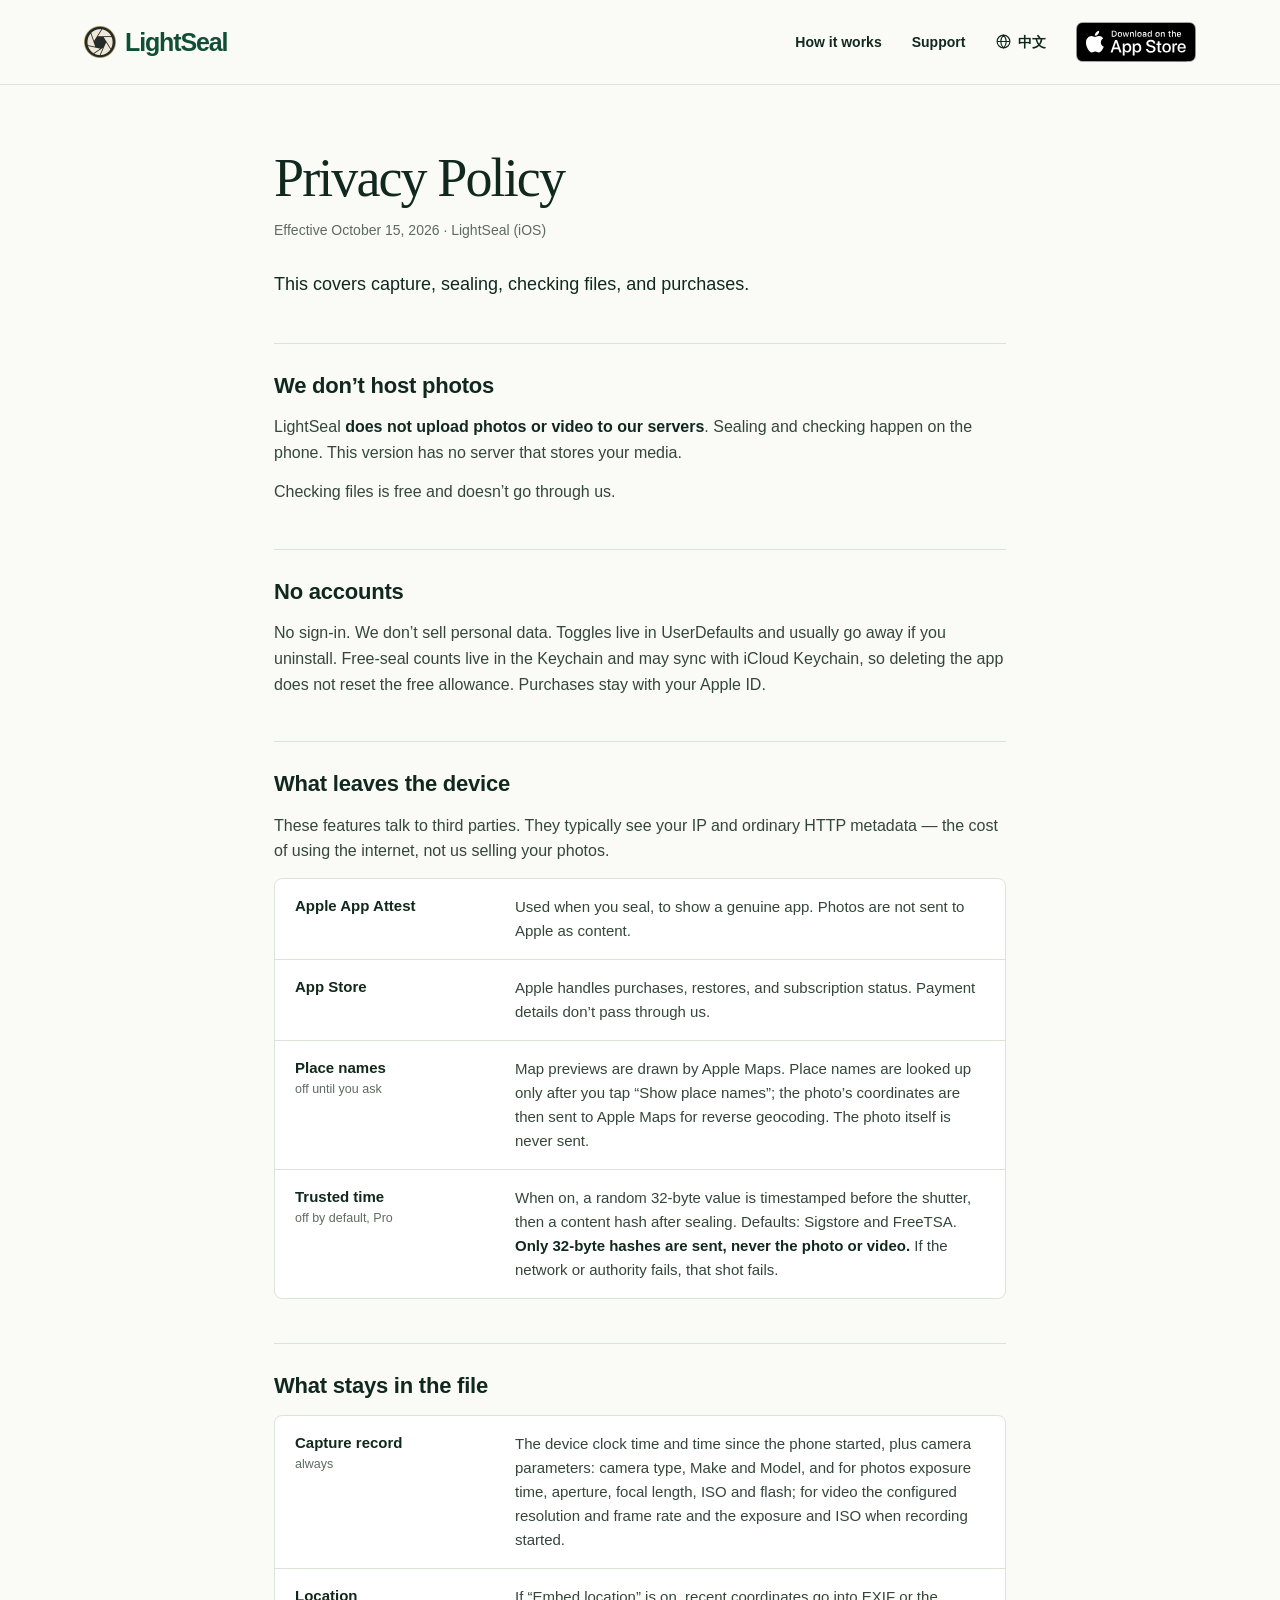
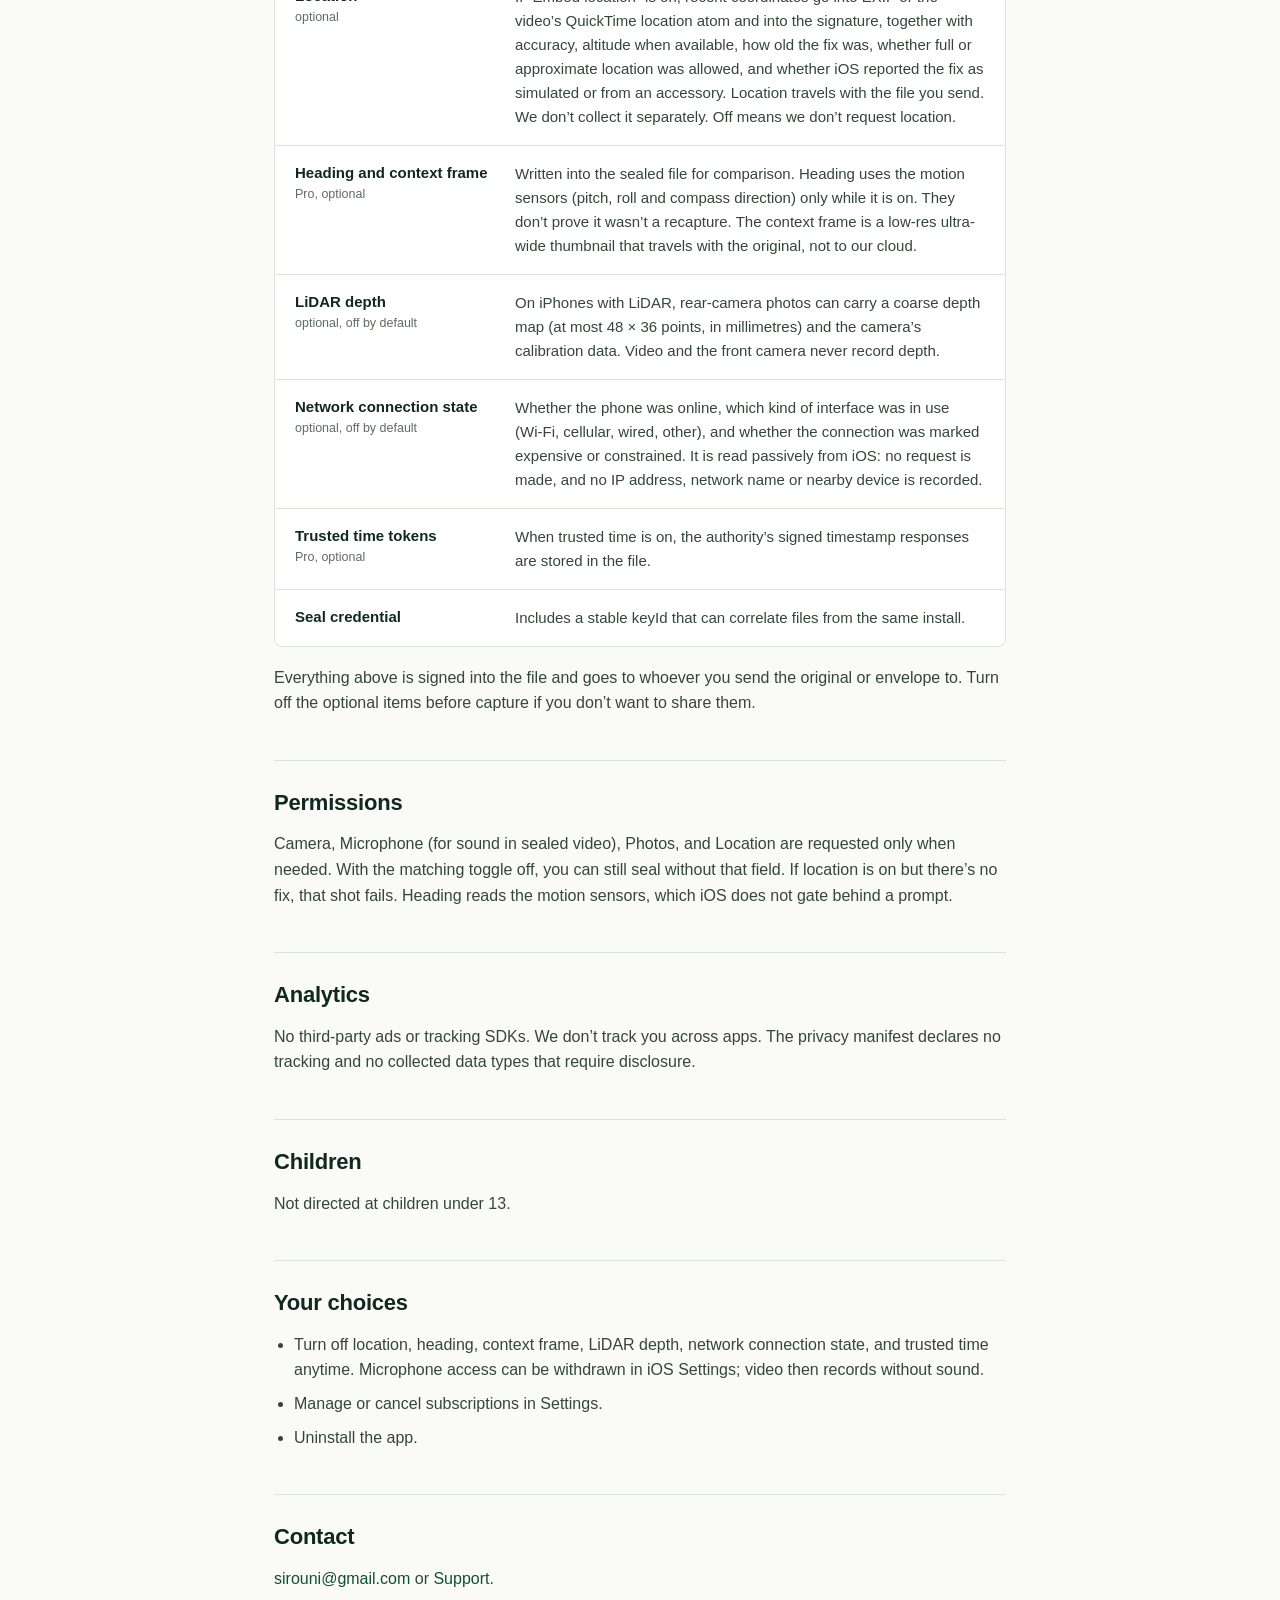
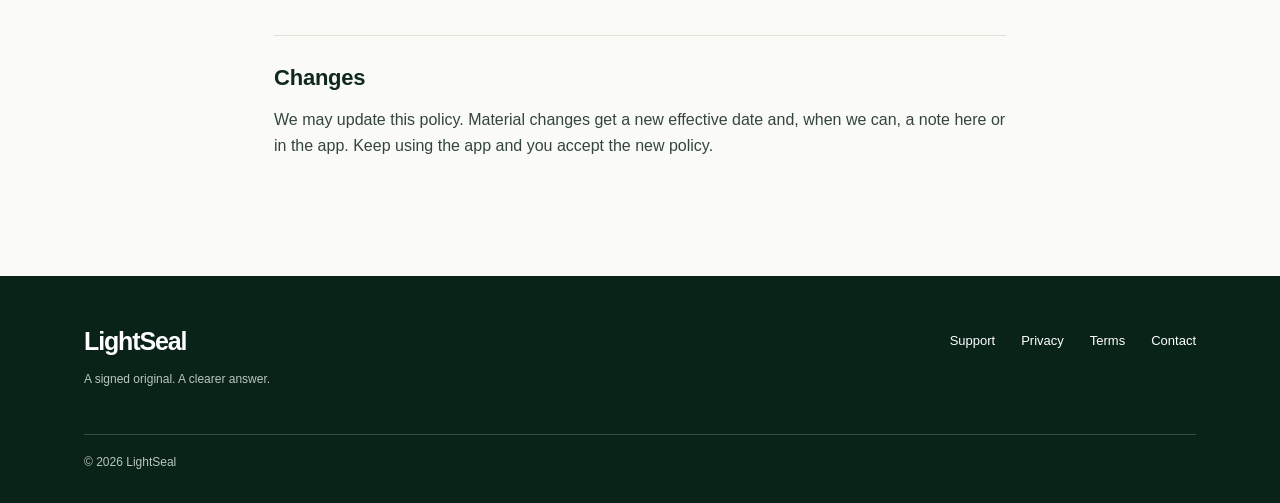
<file: privacy.html>
<!DOCTYPE html>
<html lang="en">
<head>
  <meta charset="utf-8">
  <meta name="viewport" content="width=device-width, initial-scale=1">
  <title>Privacy Policy — LightSeal</title><link rel="alternate" hreflang="en" href="https://sirouni.github.io/lightseal/privacy.html"><link rel="alternate" hreflang="zh-Hans" href="https://sirouni.github.io/lightseal/zh/privacy.html"><link rel="alternate" hreflang="x-default" href="https://sirouni.github.io/lightseal/privacy.html"><script src="lang.js"></script>
  <meta name="description" content="LightSeal does not upload photos. Checking files stays on the phone.">
  <link rel="icon" href="favicon.png" type="image/png"><link rel="apple-touch-icon" href="apple-touch-icon.png">
  <link rel="canonical" href="https://sirouni.github.io/lightseal/privacy.html">
  <link rel="stylesheet" href="marketing.css?v=5"><link rel="stylesheet" href="legal.css?v=2">
</head>
<body>
<a class="skip" href="#main">Skip to content</a><header class="site-nav"><div class="nav-inner"><a class="brand" href="./" aria-label="LightSeal home"><img src="assets/logo-mark.png" alt="" width="32" height="32">LightSeal</a><nav aria-label="Main navigation"><a href="index.html#how-it-works">How it works</a><a class="nav-support" href="support.html">Support</a><a class="nav-lang" href="zh/privacy.html" hreflang="zh-Hans" lang="zh-Hans" data-set-lang="zh"><svg viewBox="0 0 24 24" aria-hidden="true"><circle cx="12" cy="12" r="9" fill="none" stroke="currentColor" stroke-width="1.6"/><path d="M3 12h18M12 3c2.6 2.6 3.9 5.6 3.9 9s-1.3 6.4-3.9 9c-2.6-2.6-3.9-5.6-3.9-9S9.4 5.6 12 3Z" fill="none" stroke="currentColor" stroke-width="1.6"/></svg>中文</a><a class="nav-store" href="https://apps.apple.com/app/id6820887413"><img src="assets/app-store-badge.svg" alt="Download on the App Store" width="120" height="40"></a></nav></div></header>

  <main id="main" class="legal"><article class="legal-doc" lang="en">
    <h1>Privacy Policy</h1>
    <p class="date">Effective October 15, 2026 · LightSeal (iOS)</p>
    <p>This covers capture, sealing, checking files, and purchases.</p>
    <h2>We don’t host photos</h2>
    <p>LightSeal <strong>does not upload photos or video to our servers</strong>. Sealing and checking happen on the phone. This version has no server that stores your media.</p>
    <p>Checking files is free and doesn’t go through us.</p>
    <h2>No accounts</h2>
    <p>No sign-in. We don’t sell personal data. Toggles live in UserDefaults and usually go away if you uninstall. Free-seal counts live in the Keychain and may sync with iCloud Keychain, so deleting the app does not reset the free allowance. Purchases stay with your Apple ID.</p>
    <h2>What leaves the device</h2>
    <p>These features talk to third parties. They typically see your IP and ordinary HTTP metadata — the cost of using the internet, not us selling your photos.</p>
    <ul class="fact-list">
      <li><strong>Apple App Attest</strong><span>Used when you seal, to show a genuine app. Photos are not sent to Apple as content.</span></li>
      <li><strong>App Store</strong><span>Apple handles purchases, restores, and subscription status. Payment details don’t pass through us.</span></li>
      <li><strong>Place names<small>off until you ask</small></strong><span>Map previews are drawn by Apple Maps. Place names are looked up only after you tap “Show place names”; the photo’s coordinates are then sent to Apple Maps for reverse geocoding. The photo itself is never sent.</span></li>
      <li><strong>Trusted time<small>off by default, Pro</small></strong><span>When on, a random 32-byte value is timestamped before the shutter, then a content hash after sealing. Defaults: Sigstore and FreeTSA. <strong>Only 32-byte hashes are sent, never the photo or video.</strong> If the network or authority fails, that shot fails.</span></li>
    </ul>
    <h2>What stays in the file</h2>
    <ul class="fact-list">
      <li><strong>Capture record<small>always</small></strong><span>The device clock time and time since the phone started, plus camera parameters: camera type, Make and Model, and for photos exposure time, aperture, focal length, ISO and flash; for video the configured resolution and frame rate and the exposure and ISO when recording started.</span></li>
      <li><strong>Location<small>optional</small></strong><span>If “Embed location” is on, recent coordinates go into EXIF or the video’s QuickTime location atom and into the signature, together with accuracy, altitude when available, how old the fix was, whether full or approximate location was allowed, and whether iOS reported the fix as simulated or from an accessory. Location travels with the file you send. We don’t collect it separately. Off means we don’t request location.</span></li>
      <li><strong>Heading and context frame<small>Pro, optional</small></strong><span>Written into the sealed file for comparison. Heading uses the motion sensors (pitch, roll and compass direction) only while it is on. They don’t prove it wasn’t a recapture. The context frame is a low-res ultra-wide thumbnail that travels with the original, not to our cloud.</span></li>
      <li><strong>LiDAR depth<small>optional, off by default</small></strong><span>On iPhones with LiDAR, rear-camera photos can carry a coarse depth map (at most 48 × 36 points, in millimetres) and the camera’s calibration data. Video and the front camera never record depth.</span></li>
      <li><strong>Network connection state<small>optional, off by default</small></strong><span>Whether the phone was online, which kind of interface was in use (Wi‑Fi, cellular, wired, other), and whether the connection was marked expensive or constrained. It is read passively from iOS: no request is made, and no IP address, network name or nearby device is recorded.</span></li>
      <li><strong>Trusted time tokens<small>Pro, optional</small></strong><span>When trusted time is on, the authority’s signed timestamp responses are stored in the file.</span></li>
      <li><strong>Seal credential</strong><span>Includes a stable keyId that can correlate files from the same install.</span></li>
    </ul>
    <p>Everything above is signed into the file and goes to whoever you send the original or envelope to. Turn off the optional items before capture if you don’t want to share them.</p>
    <h2>Permissions</h2>
    <p>Camera, Microphone (for sound in sealed video), Photos, and Location are requested only when needed. With the matching toggle off, you can still seal without that field. If location is on but there’s no fix, that shot fails. Heading reads the motion sensors, which iOS does not gate behind a prompt.</p>
    <h2>Analytics</h2>
    <p>No third-party ads or tracking SDKs. We don’t track you across apps. The privacy manifest declares no tracking and no collected data types that require disclosure.</p>
    <h2>Children</h2>
    <p>Not directed at children under 13.</p>
    <h2>Your choices</h2>
    <ul>
      <li>Turn off location, heading, context frame, LiDAR depth, network connection state, and trusted time anytime. Microphone access can be withdrawn in iOS Settings; video then records without sound.</li>
      <li>Manage or cancel subscriptions in Settings.</li>
      <li>Uninstall the app.</li>
    </ul>
    <h2>Contact</h2>
    <p><a href="mailto:sirouni@gmail.com">sirouni@gmail.com</a> or <a href="support.html">Support</a>.</p>
    <h2>Changes</h2>
    <p>We may update this policy. Material changes get a new effective date and, when we can, a note here or in the app. Keep using the app and you accept the new policy.</p>

    
  </article></main>

<footer class="site-footer"><div class="footer-inner"><div><a class="brand" href="./">LightSeal</a><p>A signed original. A clearer answer.</p></div><nav aria-label="Footer"><a href="support.html">Support</a><a href="privacy.html">Privacy</a><a href="terms.html">Terms</a><a href="mailto:sirouni@gmail.com">Contact</a></nav><p class="copyright">© 2026 LightSeal</p></div></footer>
</body>
</html>
</file>
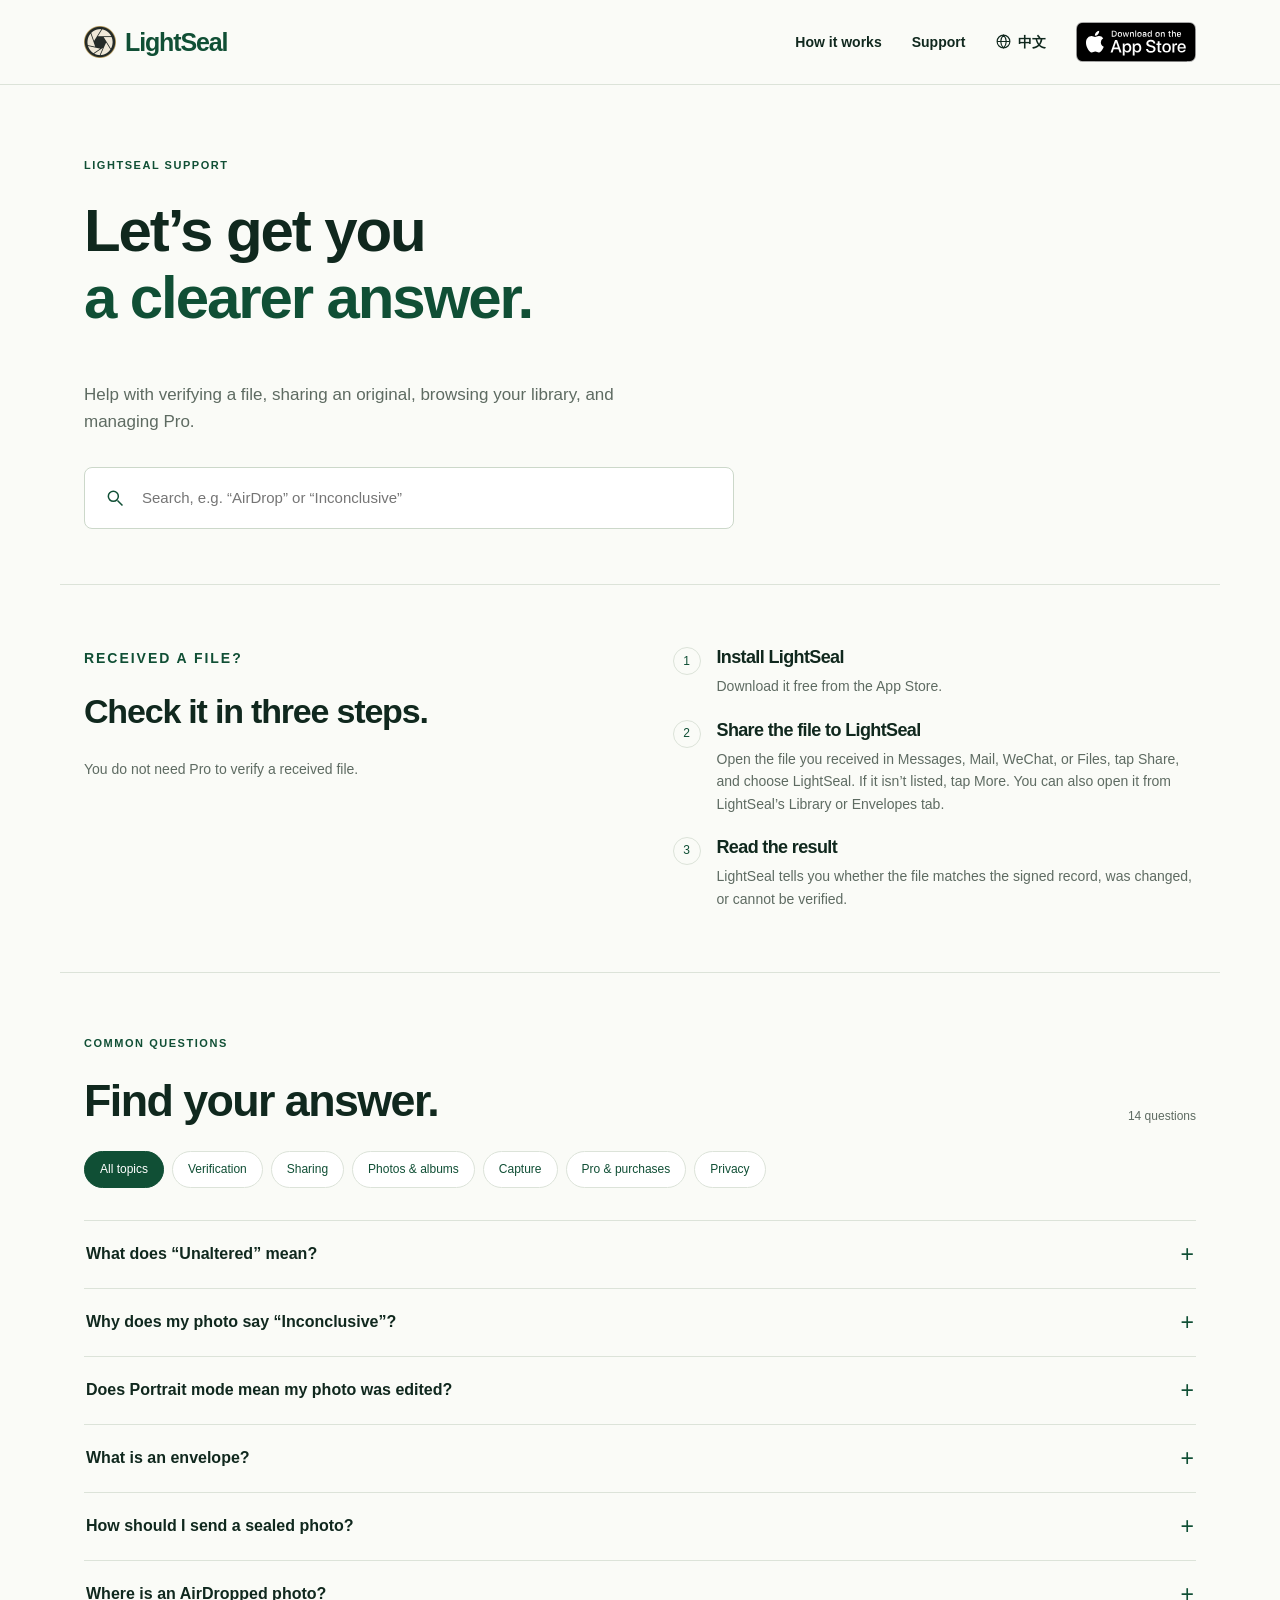
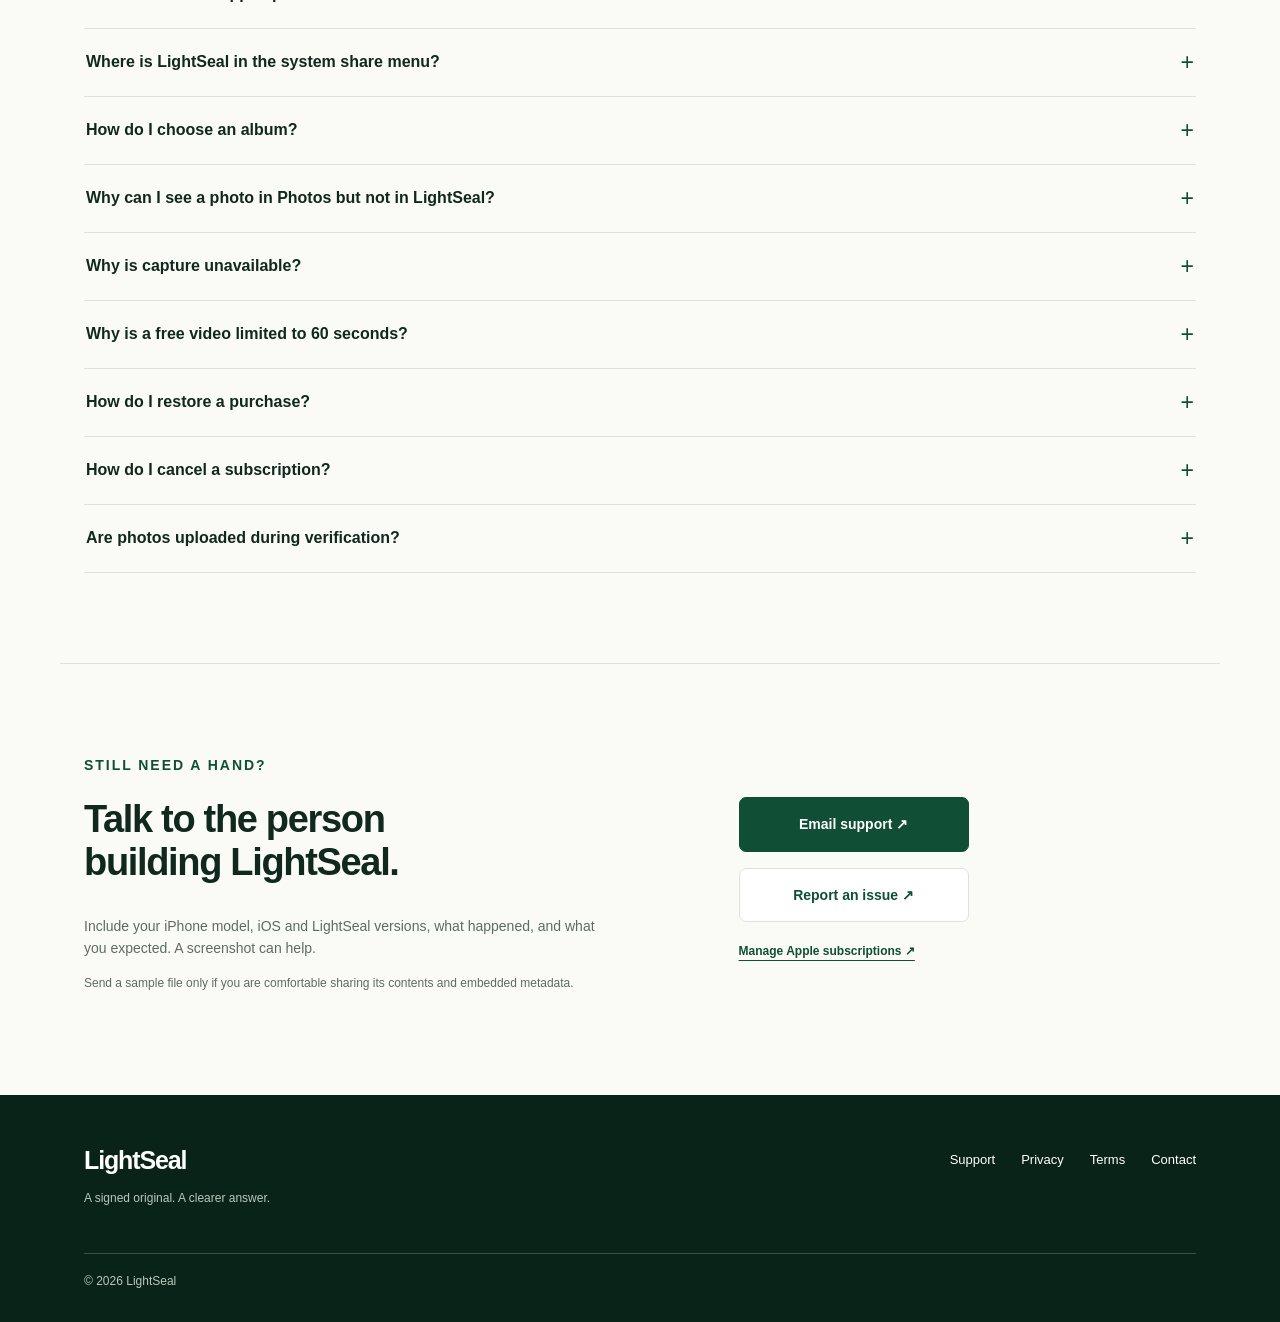
<file: support.html>
<!doctype html><html lang="en"><head><meta charset="utf-8"><meta name="viewport" content="width=device-width,initial-scale=1"><meta name="theme-color" content="#092318"><title>Support — LightSeal</title><link rel="alternate" hreflang="en" href="https://sirouni.github.io/lightseal/support.html"><link rel="alternate" hreflang="zh-Hans" href="https://sirouni.github.io/lightseal/zh/support.html"><link rel="alternate" hreflang="x-default" href="https://sirouni.github.io/lightseal/support.html"><script src="lang.js"></script><link rel="canonical" href="https://sirouni.github.io/lightseal/support.html"><meta name="description" content="Help with LightSeal verification, envelopes, Photos, capture, and subscriptions. Search common questions or contact support."><link rel="icon" href="favicon.png" type="image/png"><link rel="apple-touch-icon" href="apple-touch-icon.png"><link rel="stylesheet" href="marketing.css?v=5"><script src="site.js?v=3" defer></script></head><body><a class="skip" href="#main">Skip to content</a><header class="site-nav"><div class="nav-inner"><a class="brand" href="./" aria-label="LightSeal home"><img src="assets/logo-mark.png" alt="" width="32" height="32">LightSeal</a><nav aria-label="Main navigation"><a href="index.html#how-it-works">How it works</a><a class="nav-support" href="support.html">Support</a><a class="nav-lang" href="zh/support.html" hreflang="zh-Hans" lang="zh-Hans" data-set-lang="zh"><svg viewBox="0 0 24 24" aria-hidden="true"><circle cx="12" cy="12" r="9" fill="none" stroke="currentColor" stroke-width="1.6"/><path d="M3 12h18M12 3c2.6 2.6 3.9 5.6 3.9 9s-1.3 6.4-3.9 9c-2.6-2.6-3.9-5.6-3.9-9S9.4 5.6 12 3Z" fill="none" stroke="currentColor" stroke-width="1.6"/></svg>中文</a><a class="nav-store" href="https://apps.apple.com/app/id6820887413"><img src="assets/app-store-badge.svg" alt="Download on the App Store" width="120" height="40"></a></nav></div></header><main id="main"><section class="support-hero section"><p class="eyebrow">LIGHTSEAL SUPPORT</p><h1>Let’s get you<br><span>a clearer answer.</span></h1><p>Help with verifying a file, sharing an original, browsing your library, and managing Pro.</p><label class="search-box"><svg viewBox="0 0 24 24" aria-hidden="true"><circle cx="10" cy="10" r="6" fill="none" stroke="currentColor" stroke-width="1.8"/><path d="m15 15 6 6" stroke="currentColor" stroke-width="1.8"/></svg><span class="sr-only">Search support questions</span><input id="faq-search" type="search" placeholder="Search, e.g. “AirDrop” or “Inconclusive”" autocomplete="off"></label></section>
<section class="verify-guide section" id="verify"><div><p class="eyebrow">RECEIVED A FILE?</p><h2>Check it in three steps.</h2><p>You do not need Pro to verify a received file.</p></div><ol><li><span>1</span><div><h3>Install LightSeal</h3><p>Download it free from the App Store.</p></div></li><li><span>2</span><div><h3>Share the file to LightSeal</h3><p>Open the file you received in Messages, Mail, WeChat, or Files, tap Share, and choose LightSeal. If it isn’t listed, tap More. You can also open it from LightSeal’s Library or Envelopes tab.</p></div></li><li><span>3</span><div><h3>Read the result</h3><p>LightSeal tells you whether the file matches the signed record, was changed, or cannot be verified.</p></div></li></ol></section>
<section class="faq-section section" id="faq"><div class="faq-heading"><div><p class="eyebrow">COMMON QUESTIONS</p><h2>Find your answer.</h2></div><p id="faq-count" aria-live="polite">14 questions</p></div><div class="faq-filters" role="group" aria-label="Filter support topics"><button data-category-filter="all" aria-pressed="true">All topics</button><button data-category-filter="verification" aria-pressed="false">Verification</button><button data-category-filter="sharing" aria-pressed="false">Sharing</button><button data-category-filter="albums" aria-pressed="false">Photos & albums</button><button data-category-filter="capture" aria-pressed="false">Capture</button><button data-category-filter="billing" aria-pressed="false">Pro & purchases</button><button data-category-filter="privacy" aria-pressed="false">Privacy</button></div><div class="faq-list"><details class="faq-item" data-category="verification"><summary>What does “Unaltered” mean?<span aria-hidden="true">+</span></summary><p>The seal is valid and the file matches its signed record: nothing has changed since the shutter was pressed. This confirms a match to that record, not that the scene was real or that it was not a recapture.</p></details><details class="faq-item" data-category="verification"><summary>Why does my photo say “Inconclusive”?<span aria-hidden="true">+</span></summary><p>The app cannot establish a trustworthy match. The file may have no credential, its credential may be unreadable, or the sharing app may have compressed or converted it. A photo from the native Camera app is not automatically a LightSeal-sealed photo. Inconclusive does not mean tampered.</p></details><details class="faq-item" data-category="verification"><summary>Does Portrait mode mean my photo was edited?<span aria-hidden="true">+</span></summary><p>No. A Photos adjustment record alone does not prove you manually edited a photo. A native Camera portrait without a LightSeal credential cannot be verified. If the current Photos version differs from a sealed original, use the original file or its envelope.</p></details><details class="faq-item" data-category="sharing"><summary>What is an envelope?<span aria-hidden="true">+</span></summary><p>An envelope is a file package that carries the sealed original photo or video. Its file extension is .lightseal. Because it travels as a file, chat apps deliver it without recompressing the photo or video inside. Save it as a file and open it with LightSeal.</p></details><details class="faq-item" data-category="sharing"><summary>How should I send a sealed photo?<span aria-hidden="true">+</span></summary><p>Choose by how you are sending it. Chat apps such as Messages, WhatsApp, WeChat, or QQ compress photos and videos, which breaks the seal, so use Share envelope. AirDrop and email attachments deliver the file as-is, so Share original also works; in Mail, choose Actual Size for photos. If you are not sure, send the envelope. Avoid screenshots and converted exports. Share verification steps separately if the recipient needs instructions.</p></details><details class="faq-item" data-category="sharing"><summary>Where is an AirDropped photo?<span aria-hidden="true">+</span></summary><p>An AirDropped image usually goes into the system Photos app. In LightSeal, choose the Library tab → the album menu → Recently Added. That album follows addition order, so a newly received file can appear near the top even if it has an older capture date.</p></details><details class="faq-item" data-category="sharing"><summary>Where is LightSeal in the system share menu?<span aria-hidden="true">+</span></summary><p>Select one photo, video, or envelope, open Share, and look for LightSeal under More. The extension verifies the file provided by the sharing app. If that app provides a converted copy, share the original or envelope from Files instead.</p></details><details class="faq-item" data-category="albums"><summary>How do I choose an album?<span aria-hidden="true">+</span></summary><p>In LightSeal’s Library tab, tap the album name. Browse Quick Access, Media Types, or My Albums. Album covers help you find the right collection, and folders open into their contents.</p></details><details class="faq-item" data-category="albums"><summary>Why can I see a photo in Photos but not in LightSeal?<span aria-hidden="true">+</span></summary><p>Check Settings → Apps → LightSeal → Photos. Limited access only exposes the photos you selected for the app. If you grant full access, choose the correct album and return to LightSeal to refresh. Use Recently Added for received or imported images.</p></details><details class="faq-item" data-category="capture"><summary>Why is capture unavailable?<span aria-hidden="true">+</span></summary><p>Check camera permission and the remaining free allowance. If location or trusted time is enabled but cannot complete, sealing can fail. Review optional capture information in Settings, and check the network if trusted time is on.</p></details><details class="faq-item" data-category="billing"><summary>Why is a free video limited to 60 seconds?<span aria-hidden="true">+</span></summary><p>The one-time free allowance includes two videos of up to 60 seconds each. This is a free-plan limit. Pro removes that duration limit; available storage and device conditions still affect recording.</p></details><details class="faq-item" data-category="billing"><summary>How do I restore a purchase?<span aria-hidden="true">+</span></summary><p>Use Restore purchases in LightSeal Settings while signed into the Apple Account used for the purchase. Apple manages purchase and subscription status. If product information is unavailable, check connectivity and try again.</p></details><details class="faq-item" data-category="billing"><summary>How do I cancel a subscription?<span aria-hidden="true">+</span></summary><p>On iPhone, open Settings → your name → Subscriptions → LightSeal. Cancellation stops a future renewal. A lifetime purchase does not renew. Refund requests are handled by Apple.</p></details><details class="faq-item" data-category="privacy"><summary>Are photos uploaded during verification?<span aria-hidden="true">+</span></summary><p>LightSeal verifies files on the device and does not upload photos or videos to its servers. Issuance uses Apple App Attest. Optional trusted time sends hashes to timestamp authorities. Enabled location and other metadata travel with the file you share.</p></details></div><p class="no-results" hidden>No matching questions. Try another search, or contact us below.</p><button id="faq-reset" class="text-link" hidden>Clear filters</button></section>
<section class="contact-section section" id="contact"><div><p class="eyebrow">STILL NEED A HAND?</p><h2>Talk to the person<br>building LightSeal.</h2><p>Include your iPhone model, iOS and LightSeal versions, what happened, and what you expected. A screenshot can help.</p><p class="contact-note">Send a sample file only if you are comfortable sharing its contents and embedded metadata.</p></div><div class="contact-actions"><a class="button primary" href="mailto:sirouni@gmail.com?subject=LightSeal%20support">Email support ↗</a><a class="button secondary" href="https://github.com/sirouni/lightseal/issues" target="_blank" rel="noopener noreferrer">Report an issue ↗</a><a class="text-link" href="https://apps.apple.com/account/subscriptions">Manage Apple subscriptions ↗</a></div></section></main><footer class="site-footer"><div class="footer-inner"><div><a class="brand" href="./">LightSeal</a><p>A signed original. A clearer answer.</p></div><nav aria-label="Footer"><a href="support.html">Support</a><a href="privacy.html">Privacy</a><a href="terms.html">Terms</a><a href="mailto:sirouni@gmail.com">Contact</a></nav><p class="copyright">© 2026 LightSeal</p></div></footer></body></html>
</file>
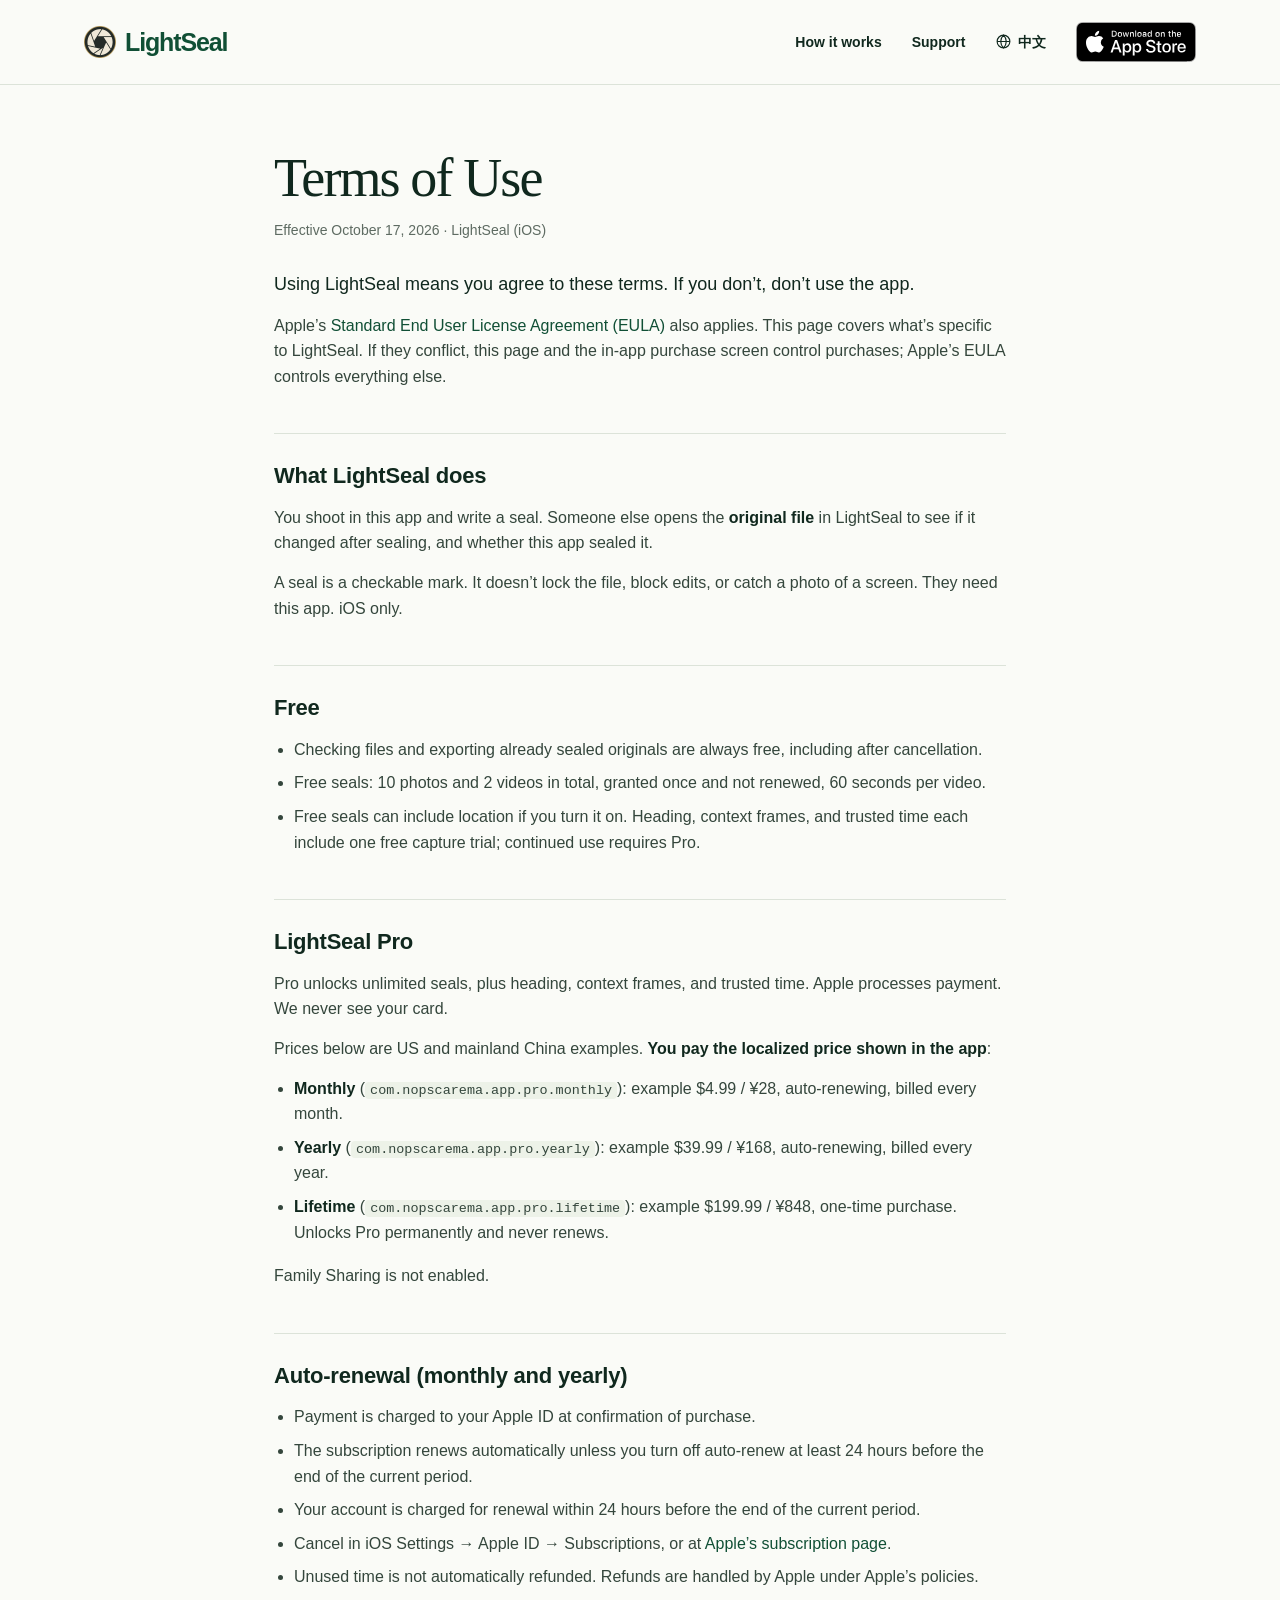
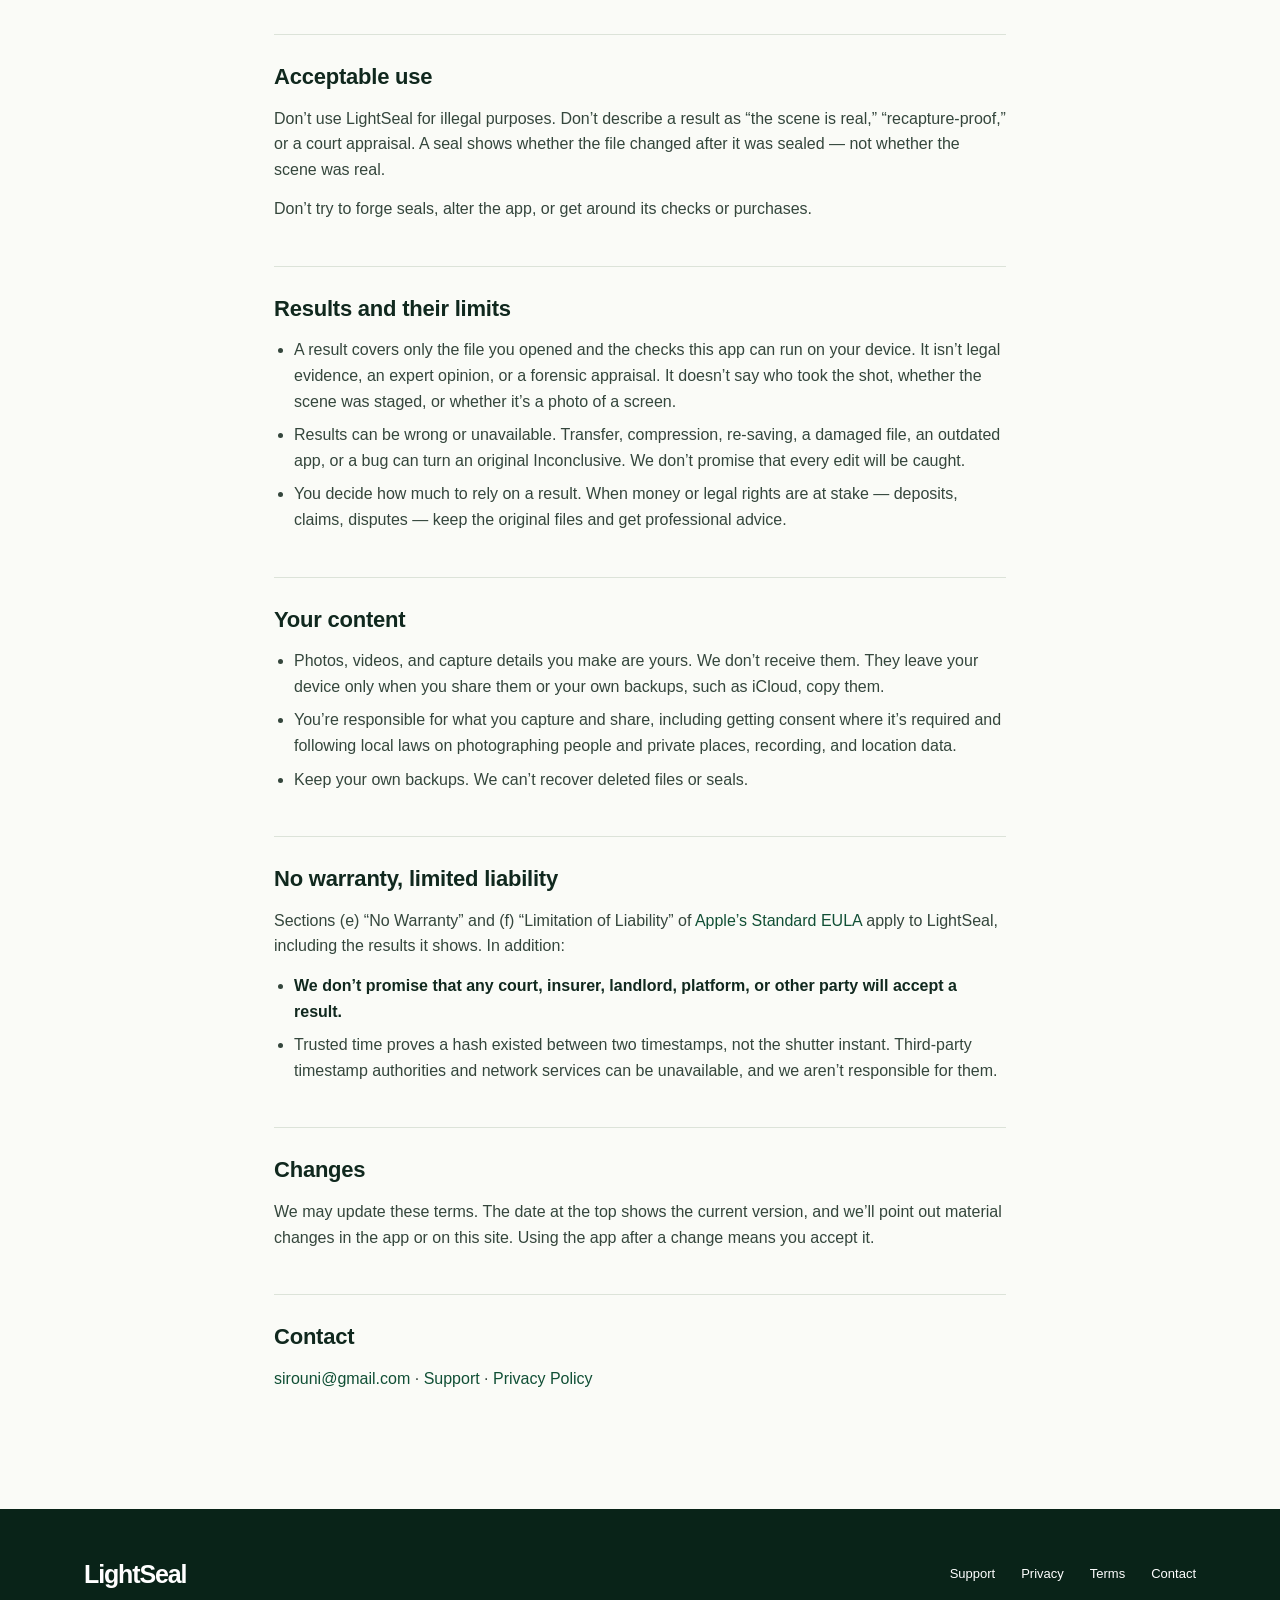
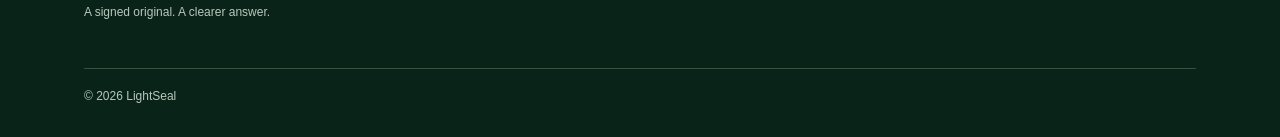
<file: terms.html>
<!DOCTYPE html>
<html lang="en">
<head>
  <meta charset="utf-8">
  <meta name="viewport" content="width=device-width, initial-scale=1">
  <title>Terms of Use — LightSeal</title><link rel="alternate" hreflang="en" href="https://sirouni.github.io/lightseal/terms.html"><link rel="alternate" hreflang="zh-Hans" href="https://sirouni.github.io/lightseal/zh/terms.html"><link rel="alternate" hreflang="x-default" href="https://sirouni.github.io/lightseal/terms.html"><script src="lang.js"></script>
  <meta name="description" content="LightSeal Terms of Use and subscription terms.">
  <link rel="icon" href="favicon.png" type="image/png"><link rel="apple-touch-icon" href="apple-touch-icon.png">
  <link rel="canonical" href="https://sirouni.github.io/lightseal/terms.html">
  <link rel="stylesheet" href="marketing.css?v=5"><link rel="stylesheet" href="legal.css?v=2">
</head>
<body>
<a class="skip" href="#main">Skip to content</a><header class="site-nav"><div class="nav-inner"><a class="brand" href="./" aria-label="LightSeal home"><img src="assets/logo-mark.png" alt="" width="32" height="32">LightSeal</a><nav aria-label="Main navigation"><a href="index.html#how-it-works">How it works</a><a class="nav-support" href="support.html">Support</a><a class="nav-lang" href="zh/terms.html" hreflang="zh-Hans" lang="zh-Hans" data-set-lang="zh"><svg viewBox="0 0 24 24" aria-hidden="true"><circle cx="12" cy="12" r="9" fill="none" stroke="currentColor" stroke-width="1.6"/><path d="M3 12h18M12 3c2.6 2.6 3.9 5.6 3.9 9s-1.3 6.4-3.9 9c-2.6-2.6-3.9-5.6-3.9-9S9.4 5.6 12 3Z" fill="none" stroke="currentColor" stroke-width="1.6"/></svg>中文</a><a class="nav-store" href="https://apps.apple.com/app/id6820887413"><img src="assets/app-store-badge.svg" alt="Download on the App Store" width="120" height="40"></a></nav></div></header>

  <main id="main" class="legal"><article class="legal-doc" lang="en">
    <h1>Terms of Use</h1>
    <p class="date">Effective October 17, 2026 · LightSeal (iOS)</p>
    <p>Using LightSeal means you agree to these terms. If you don’t, don’t use the app.</p>
    <p>Apple’s <a href="https://www.apple.com/legal/internet-services/itunes/dev/stdeula/">Standard End User License Agreement (EULA)</a> also applies. This page covers what’s specific to LightSeal. If they conflict, this page and the in-app purchase screen control purchases; Apple’s EULA controls everything else.</p>
    <h2>What LightSeal does</h2>
    <p>You shoot in this app and write a seal. Someone else opens the <strong>original file</strong> in LightSeal to see if it changed after sealing, and whether this app sealed it.</p>
    <p>A seal is a checkable mark. It doesn’t lock the file, block edits, or catch a photo of a screen. They need this app. iOS only.</p>
    <h2>Free</h2>
    <ul>
      <li>Checking files and exporting already sealed originals are always free, including after cancellation.</li>
      <li>Free seals: 10 photos and 2 videos in total, granted once and not renewed, 60 seconds per video.</li>
      <li>Free seals can include location if you turn it on. Heading, context frames, and trusted time each include one free capture trial; continued use requires Pro.</li>
    </ul>
    <h2>LightSeal Pro</h2>
    <p>Pro unlocks unlimited seals, plus heading, context frames, and trusted time. Apple processes payment. We never see your card.</p>
    <p>Prices below are US and mainland China examples. <strong>You pay the localized price shown in the app</strong>:</p>
    <ul>
      <li><strong>Monthly</strong> (<code>com.nopscarema.app.pro.monthly</code>): example $4.99 / ¥28, auto-renewing, billed every month.</li>
      <li><strong>Yearly</strong> (<code>com.nopscarema.app.pro.yearly</code>): example $39.99 / ¥168, auto-renewing, billed every year.</li>
      <li><strong>Lifetime</strong> (<code>com.nopscarema.app.pro.lifetime</code>): example $199.99 / ¥848, one-time purchase. Unlocks Pro permanently and never renews.</li>
    </ul>
    <p>Family Sharing is not enabled.</p>
    <h2>Auto-renewal (monthly and yearly)</h2>
    <ul>
      <li>Payment is charged to your Apple ID at confirmation of purchase.</li>
      <li>The subscription renews automatically unless you turn off auto-renew at least 24 hours before the end of the current period.</li>
      <li>Your account is charged for renewal within 24 hours before the end of the current period.</li>
      <li>Cancel in iOS Settings → Apple ID → Subscriptions, or at <a href="https://apps.apple.com/account/subscriptions">Apple’s subscription page</a>.</li>
      <li>Unused time is not automatically refunded. Refunds are handled by Apple under Apple’s policies.</li>
    </ul>
    <h2>Acceptable use</h2>
    <p>Don’t use LightSeal for illegal purposes. Don’t describe a result as “the scene is real,” “recapture-proof,” or a court appraisal. A seal shows whether the file changed after it was sealed — not whether the scene was real.</p>
    <p>Don’t try to forge seals, alter the app, or get around its checks or purchases.</p>
    <h2>Results and their limits</h2>
    <ul>
      <li>A result covers only the file you opened and the checks this app can run on your device. It isn’t legal evidence, an expert opinion, or a forensic appraisal. It doesn’t say who took the shot, whether the scene was staged, or whether it’s a photo of a screen.</li>
      <li>Results can be wrong or unavailable. Transfer, compression, re-saving, a damaged file, an outdated app, or a bug can turn an original Inconclusive. We don’t promise that every edit will be caught.</li>
      <li>You decide how much to rely on a result. When money or legal rights are at stake — deposits, claims, disputes — keep the original files and get professional advice.</li>
    </ul>
    <h2>Your content</h2>
    <ul>
      <li>Photos, videos, and capture details you make are yours. We don’t receive them. They leave your device only when you share them or your own backups, such as iCloud, copy them.</li>
      <li>You’re responsible for what you capture and share, including getting consent where it’s required and following local laws on photographing people and private places, recording, and location data.</li>
      <li>Keep your own backups. We can’t recover deleted files or seals.</li>
    </ul>
    <h2>No warranty, limited liability</h2>
    <p>Sections (e) “No Warranty” and (f) “Limitation of Liability” of <a href="https://www.apple.com/legal/internet-services/itunes/dev/stdeula/">Apple’s Standard EULA</a> apply to LightSeal, including the results it shows. In addition:</p>
    <ul>
      <li><strong>We don’t promise that any court, insurer, landlord, platform, or other party will accept a result.</strong></li>
      <li>Trusted time proves a hash existed between two timestamps, not the shutter instant. Third-party timestamp authorities and network services can be unavailable, and we aren’t responsible for them.</li>
    </ul>
    <h2>Changes</h2>
    <p>We may update these terms. The date at the top shows the current version, and we’ll point out material changes in the app or on this site. Using the app after a change means you accept it.</p>
    <h2>Contact</h2>
    <p><a href="mailto:sirouni@gmail.com">sirouni@gmail.com</a> · <a href="support.html">Support</a> · <a href="privacy.html">Privacy Policy</a></p>

    
  </article></main>

<footer class="site-footer"><div class="footer-inner"><div><a class="brand" href="./">LightSeal</a><p>A signed original. A clearer answer.</p></div><nav aria-label="Footer"><a href="support.html">Support</a><a href="privacy.html">Privacy</a><a href="terms.html">Terms</a><a href="mailto:sirouni@gmail.com">Contact</a></nav><p class="copyright">© 2026 LightSeal</p></div></footer>
</body>
</html>
</file>
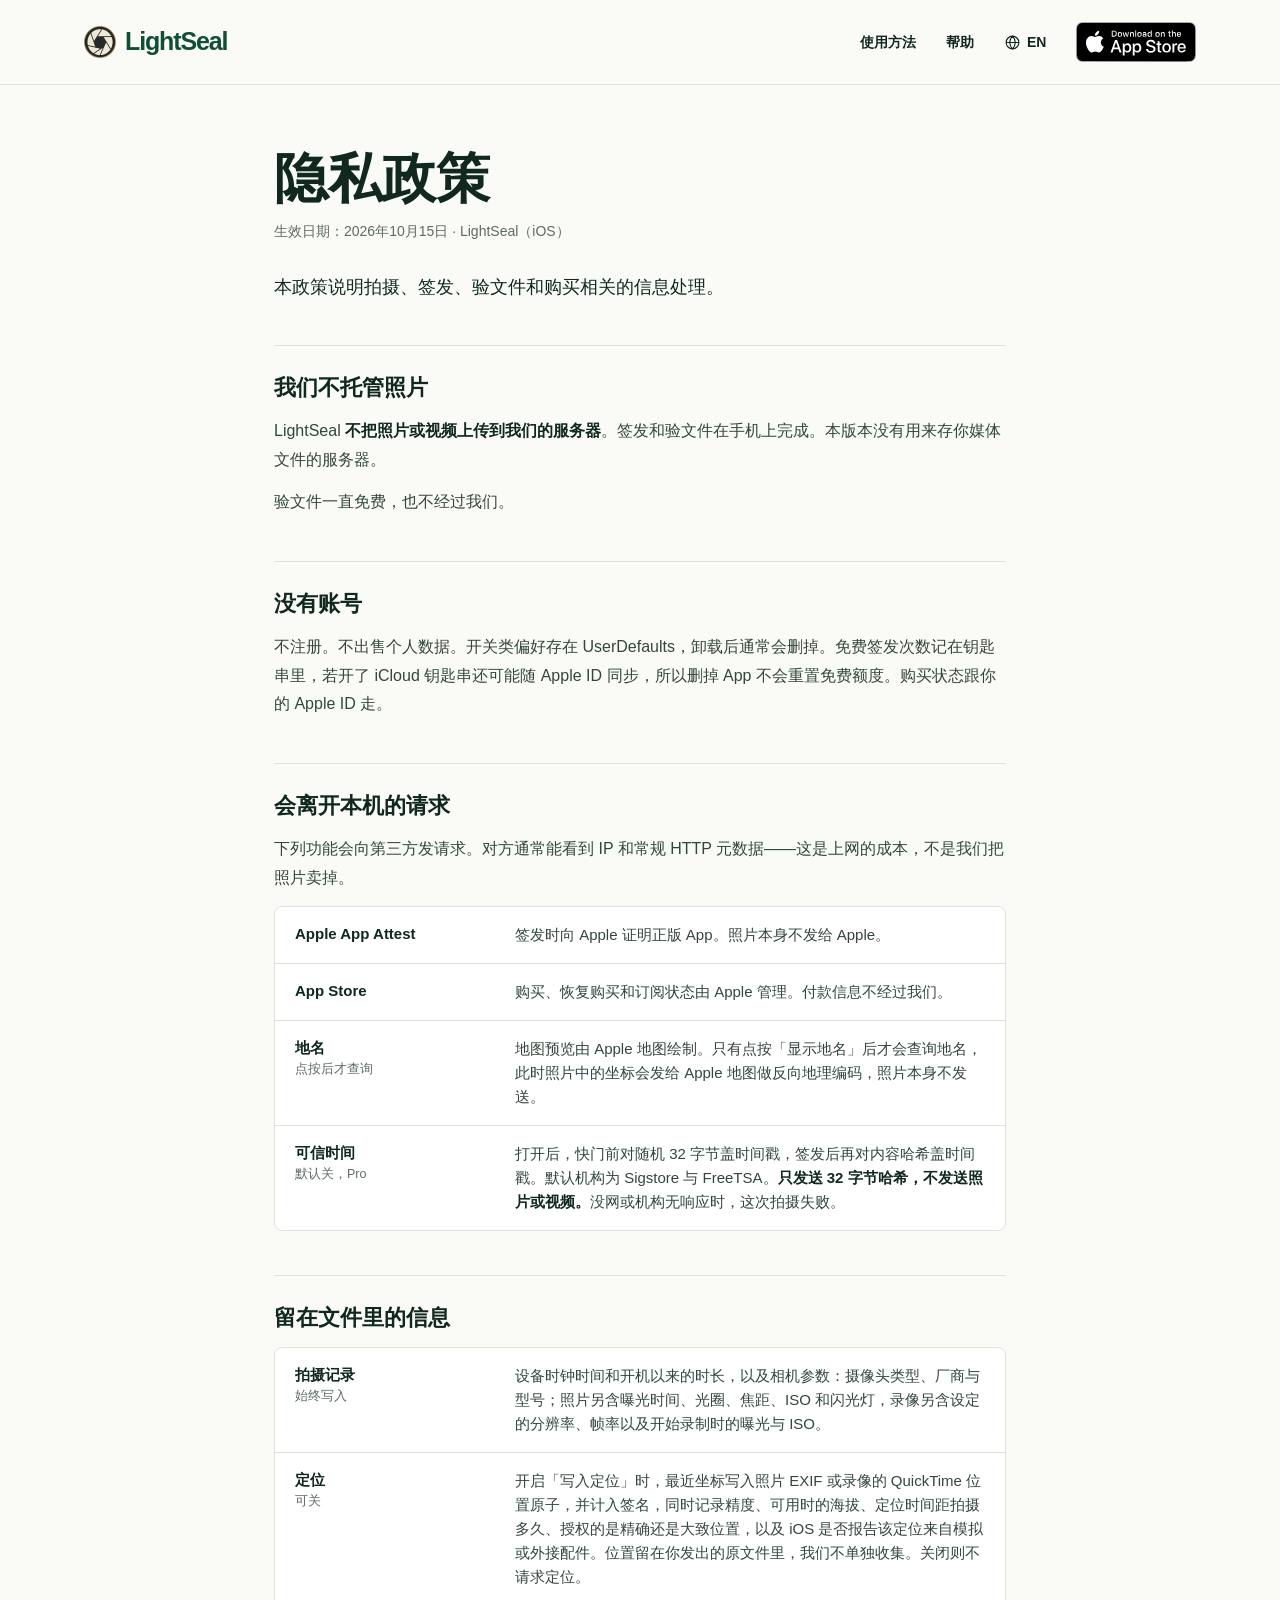
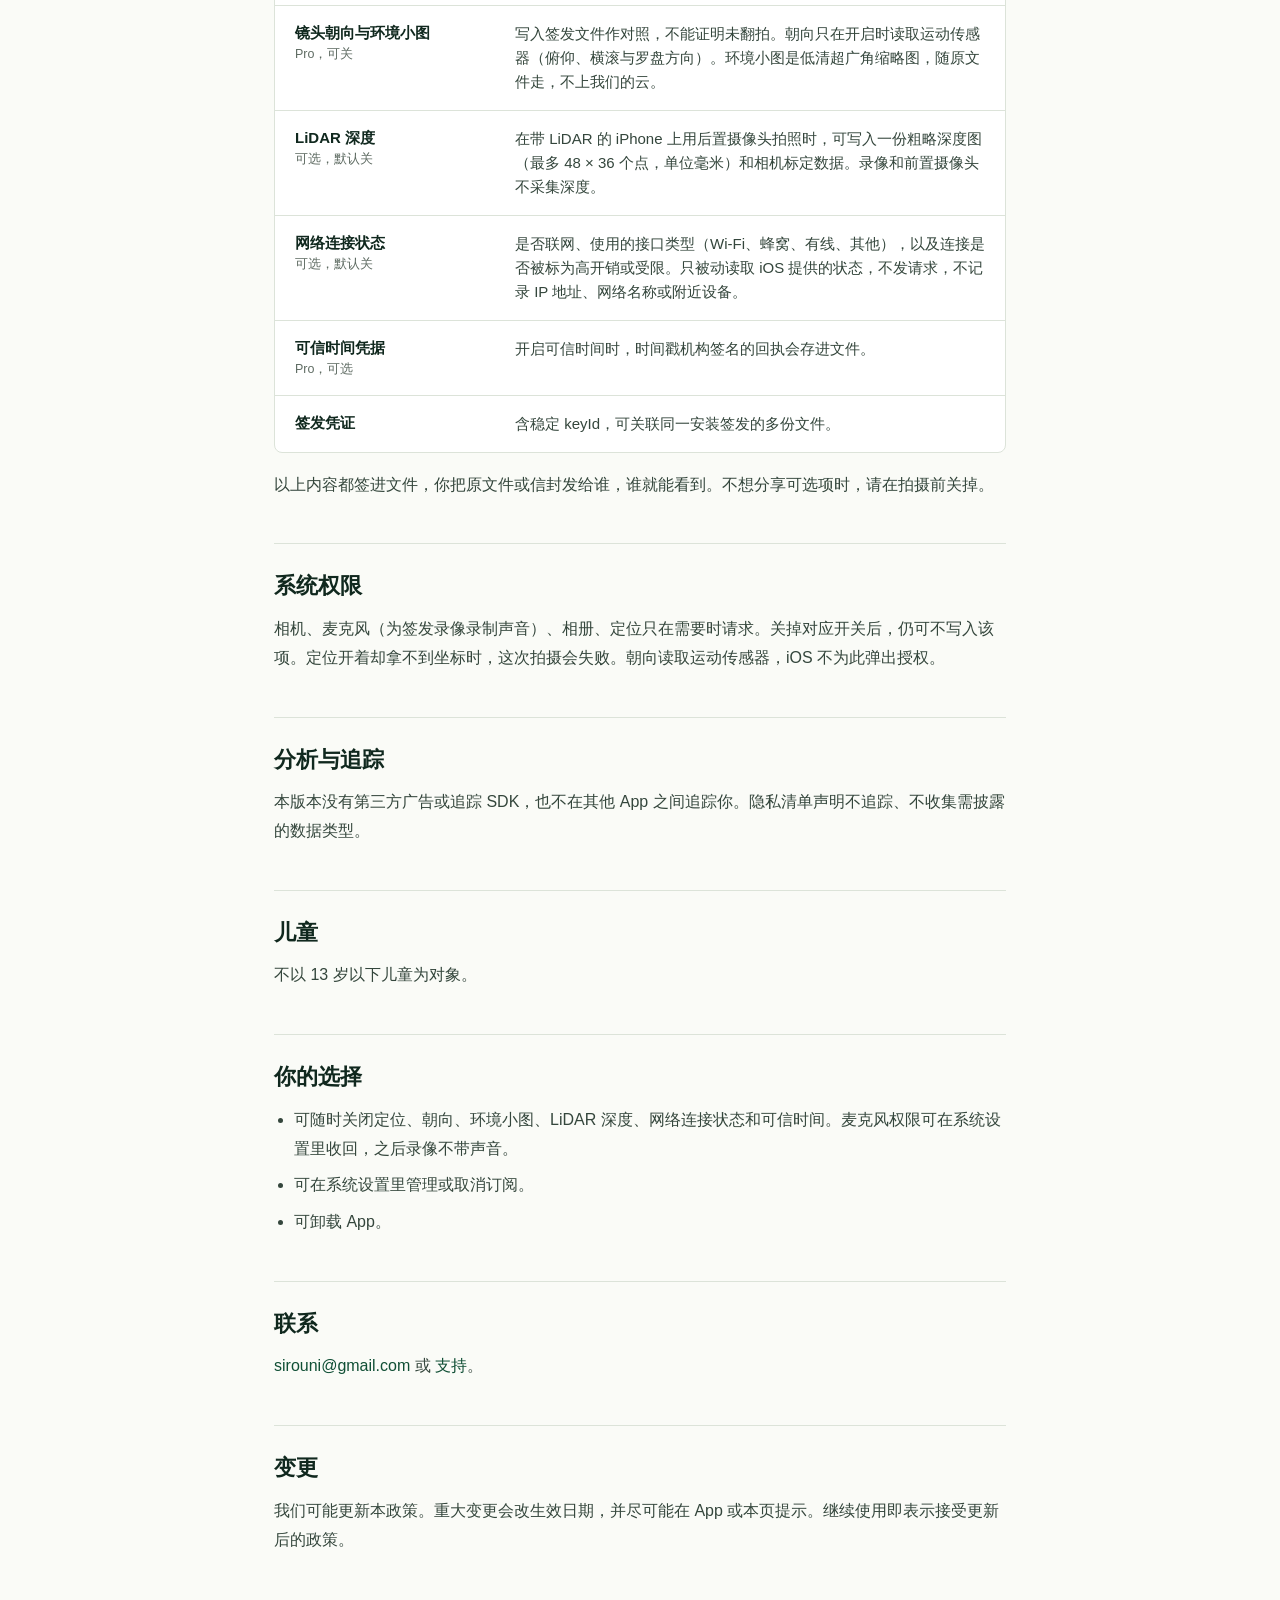
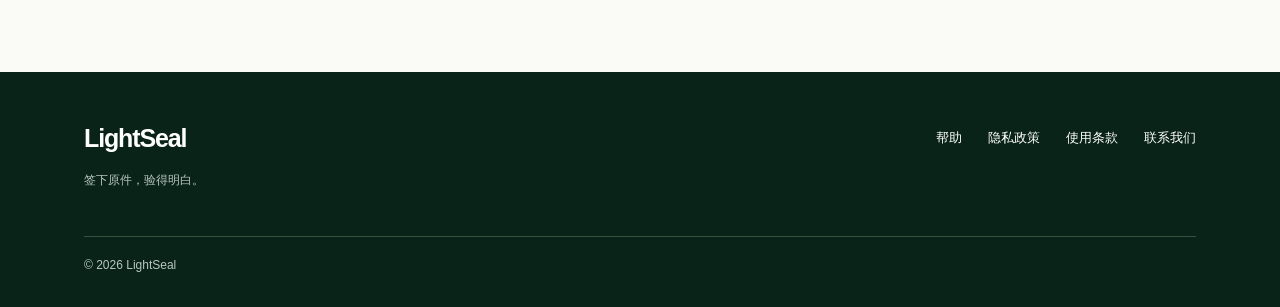
<file: zh/privacy.html>
<!DOCTYPE html>
<html lang="zh-Hans">
<head>
  <meta charset="utf-8">
  <meta name="viewport" content="width=device-width, initial-scale=1">
  <title>隐私政策 — LightSeal</title><link rel="alternate" hreflang="en" href="https://sirouni.github.io/lightseal/privacy.html"><link rel="alternate" hreflang="zh-Hans" href="https://sirouni.github.io/lightseal/zh/privacy.html"><link rel="alternate" hreflang="x-default" href="https://sirouni.github.io/lightseal/privacy.html"><script src="../lang.js"></script>
  <meta name="description" content="LightSeal 不上传照片，验文件在手机上完成。">
  <link rel="icon" href="../favicon.png" type="image/png"><link rel="apple-touch-icon" href="../apple-touch-icon.png">
  <link rel="canonical" href="https://sirouni.github.io/lightseal/zh/privacy.html">
  <link rel="stylesheet" href="../marketing.css?v=5"><link rel="stylesheet" href="../legal.css?v=2">
<link rel="stylesheet" href="../zh.css?v=2"></head>
<body>
<a class="skip" href="#main">跳到正文</a><header class="site-nav"><div class="nav-inner"><a class="brand" href="./" aria-label="LightSeal 首页"><img src="../assets/logo-mark.png" alt="" width="32" height="32">LightSeal</a><nav aria-label="主导航"><a href="index.html#how-it-works">使用方法</a><a class="nav-support" href="support.html">帮助</a><a class="nav-lang" href="../privacy.html" hreflang="en" lang="en" data-set-lang="en"><svg viewBox="0 0 24 24" aria-hidden="true"><circle cx="12" cy="12" r="9" fill="none" stroke="currentColor" stroke-width="1.6"/><path d="M3 12h18M12 3c2.6 2.6 3.9 5.6 3.9 9s-1.3 6.4-3.9 9c-2.6-2.6-3.9-5.6-3.9-9S9.4 5.6 12 3Z" fill="none" stroke="currentColor" stroke-width="1.6"/></svg>EN</a><a class="nav-store" href="https://apps.apple.com/app/id6820887413"><img src="../assets/app-store-badge.svg" alt="在 App Store 下载" width="120" height="40"></a></nav></div></header>

  <main id="main" class="legal"><article class="legal-doc" lang="zh-Hans">
    <h1>隐私政策</h1>
    <p class="date">生效日期：2026年10月15日 · LightSeal（iOS）</p>
    <p>本政策说明拍摄、签发、验文件和购买相关的信息处理。</p>
    <h2>我们不托管照片</h2>
    <p>LightSeal <strong>不把照片或视频上传到我们的服务器</strong>。签发和验文件在手机上完成。本版本没有用来存你媒体文件的服务器。</p>
    <p>验文件一直免费，也不经过我们。</p>
    <h2>没有账号</h2>
    <p>不注册。不出售个人数据。开关类偏好存在 UserDefaults，卸载后通常会删掉。免费签发次数记在钥匙串里，若开了 iCloud 钥匙串还可能随 Apple ID 同步，所以删掉 App 不会重置免费额度。购买状态跟你的 Apple ID 走。</p>
    <h2>会离开本机的请求</h2>
    <p>下列功能会向第三方发请求。对方通常能看到 IP 和常规 HTTP 元数据——这是上网的成本，不是我们把照片卖掉。</p>
    <ul class="fact-list">
      <li><strong>Apple App Attest</strong><span>签发时向 Apple 证明正版 App。照片本身不发给 Apple。</span></li>
      <li><strong>App Store</strong><span>购买、恢复购买和订阅状态由 Apple 管理。付款信息不经过我们。</span></li>
      <li><strong>地名<small>点按后才查询</small></strong><span>地图预览由 Apple 地图绘制。只有点按「显示地名」后才会查询地名，此时照片中的坐标会发给 Apple 地图做反向地理编码，照片本身不发送。</span></li>
      <li><strong>可信时间<small>默认关，Pro</small></strong><span>打开后，快门前对随机 32 字节盖时间戳，签发后再对内容哈希盖时间戳。默认机构为 Sigstore 与 FreeTSA。<strong>只发送 32 字节哈希，不发送照片或视频。</strong>没网或机构无响应时，这次拍摄失败。</span></li>
    </ul>
    <h2>留在文件里的信息</h2>
    <ul class="fact-list">
      <li><strong>拍摄记录<small>始终写入</small></strong><span>设备时钟时间和开机以来的时长，以及相机参数：摄像头类型、厂商与型号；照片另含曝光时间、光圈、焦距、ISO 和闪光灯，录像另含设定的分辨率、帧率以及开始录制时的曝光与 ISO。</span></li>
      <li><strong>定位<small>可关</small></strong><span>开启「写入定位」时，最近坐标写入照片 EXIF 或录像的 QuickTime 位置原子，并计入签名，同时记录精度、可用时的海拔、定位时间距拍摄多久、授权的是精确还是大致位置，以及 iOS 是否报告该定位来自模拟或外接配件。位置留在你发出的原文件里，我们不单独收集。关闭则不请求定位。</span></li>
      <li><strong>镜头朝向与环境小图<small>Pro，可关</small></strong><span>写入签发文件作对照，不能证明未翻拍。朝向只在开启时读取运动传感器（俯仰、横滚与罗盘方向）。环境小图是低清超广角缩略图，随原文件走，不上我们的云。</span></li>
      <li><strong>LiDAR 深度<small>可选，默认关</small></strong><span>在带 LiDAR 的 iPhone 上用后置摄像头拍照时，可写入一份粗略深度图（最多 48 × 36 个点，单位毫米）和相机标定数据。录像和前置摄像头不采集深度。</span></li>
      <li><strong>网络连接状态<small>可选，默认关</small></strong><span>是否联网、使用的接口类型（Wi‑Fi、蜂窝、有线、其他），以及连接是否被标为高开销或受限。只被动读取 iOS 提供的状态，不发请求，不记录 IP 地址、网络名称或附近设备。</span></li>
      <li><strong>可信时间凭据<small>Pro，可选</small></strong><span>开启可信时间时，时间戳机构签名的回执会存进文件。</span></li>
      <li><strong>签发凭证</strong><span>含稳定 keyId，可关联同一安装签发的多份文件。</span></li>
    </ul>
    <p>以上内容都签进文件，你把原文件或信封发给谁，谁就能看到。不想分享可选项时，请在拍摄前关掉。</p>
    <h2>系统权限</h2>
    <p>相机、麦克风（为签发录像录制声音）、相册、定位只在需要时请求。关掉对应开关后，仍可不写入该项。定位开着却拿不到坐标时，这次拍摄会失败。朝向读取运动传感器，iOS 不为此弹出授权。</p>
    <h2>分析与追踪</h2>
    <p>本版本没有第三方广告或追踪 SDK，也不在其他 App 之间追踪你。隐私清单声明不追踪、不收集需披露的数据类型。</p>
    <h2>儿童</h2>
    <p>不以 13 岁以下儿童为对象。</p>
    <h2>你的选择</h2>
    <ul>
      <li>可随时关闭定位、朝向、环境小图、LiDAR 深度、网络连接状态和可信时间。麦克风权限可在系统设置里收回，之后录像不带声音。</li>
      <li>可在系统设置里管理或取消订阅。</li>
      <li>可卸载 App。</li>
    </ul>
    <h2>联系</h2>
    <p><a href="mailto:sirouni@gmail.com">sirouni@gmail.com</a> 或 <a href="support.html">支持</a>。</p>
    <h2>变更</h2>
    <p>我们可能更新本政策。重大变更会改生效日期，并尽可能在 App 或本页提示。继续使用即表示接受更新后的政策。</p>
    
  </article></main>

<footer class="site-footer"><div class="footer-inner"><div><a class="brand" href="./">LightSeal</a><p>签下原件，验得明白。</p></div><nav aria-label="页脚"><a href="support.html">帮助</a><a href="privacy.html">隐私政策</a><a href="terms.html">使用条款</a><a href="mailto:sirouni@gmail.com">联系我们</a></nav><p class="copyright">© 2026 LightSeal</p></div></footer>
</body>
</html>
</file>
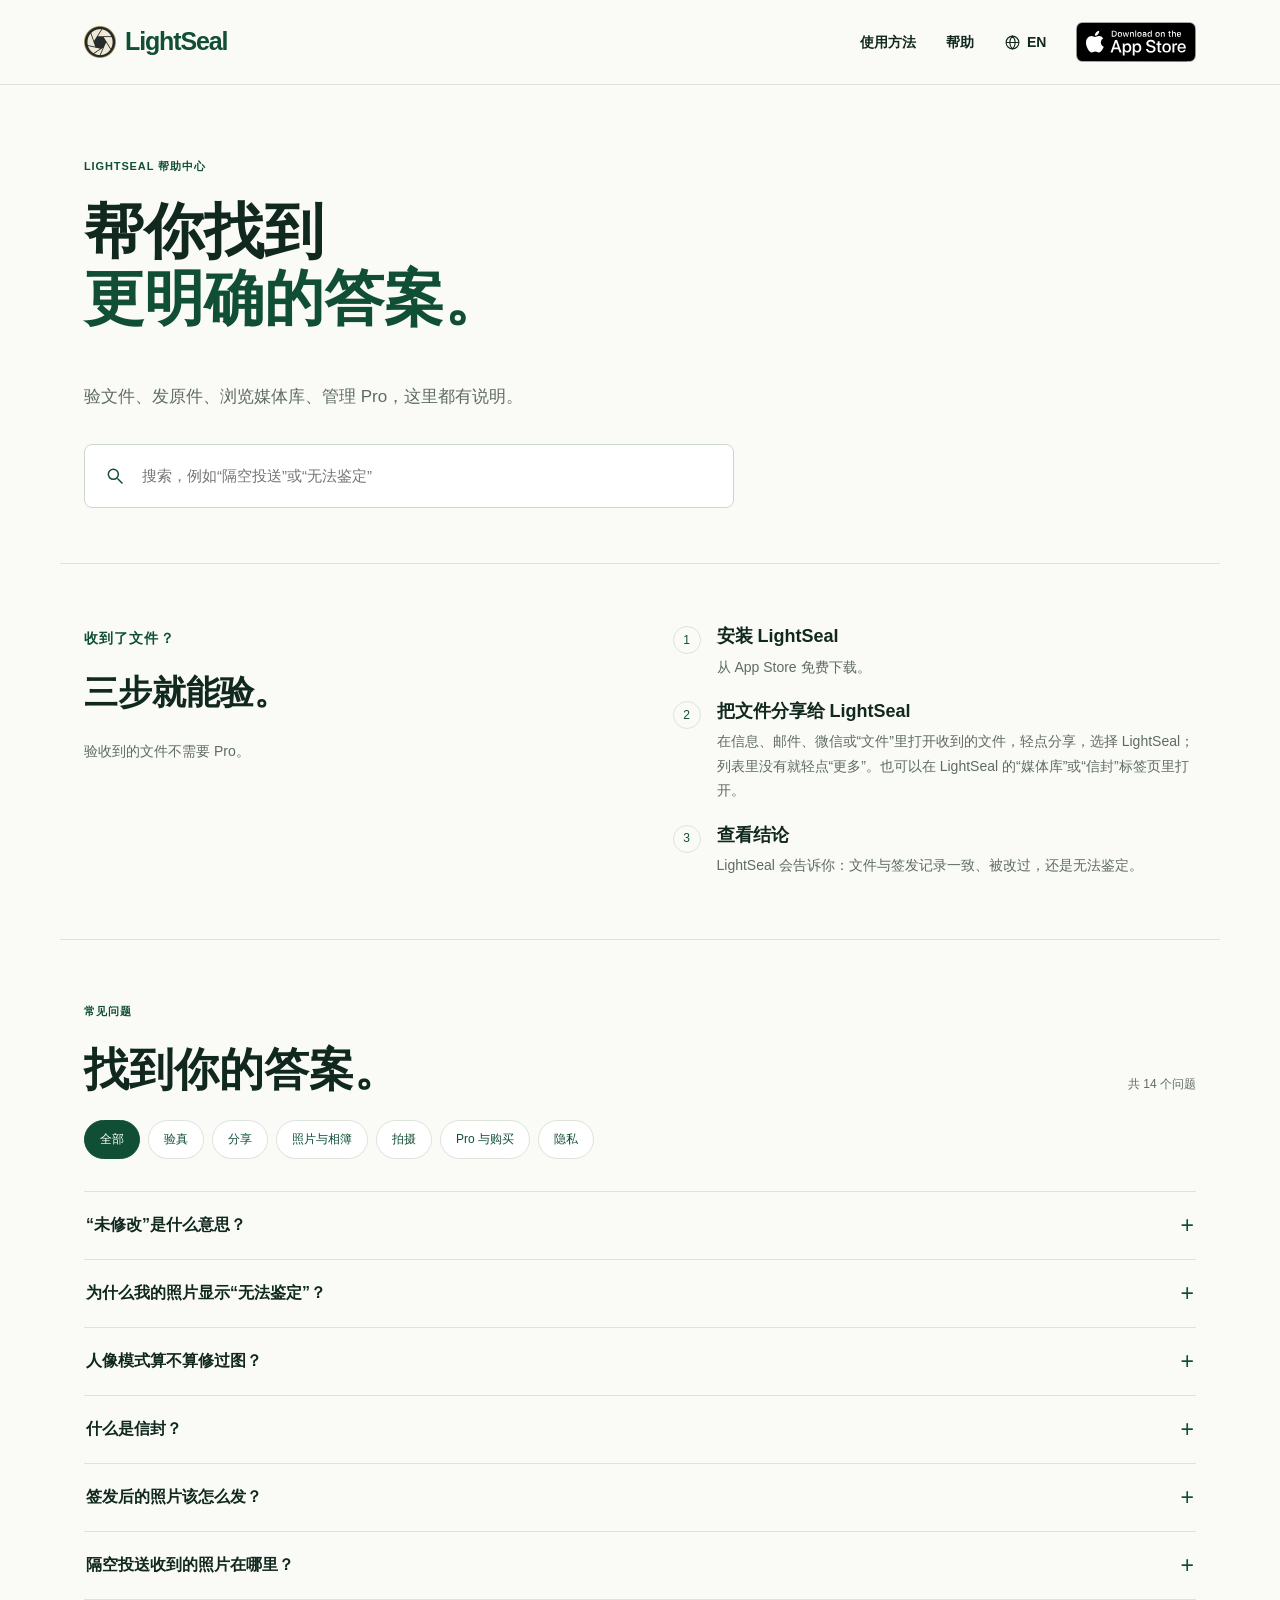
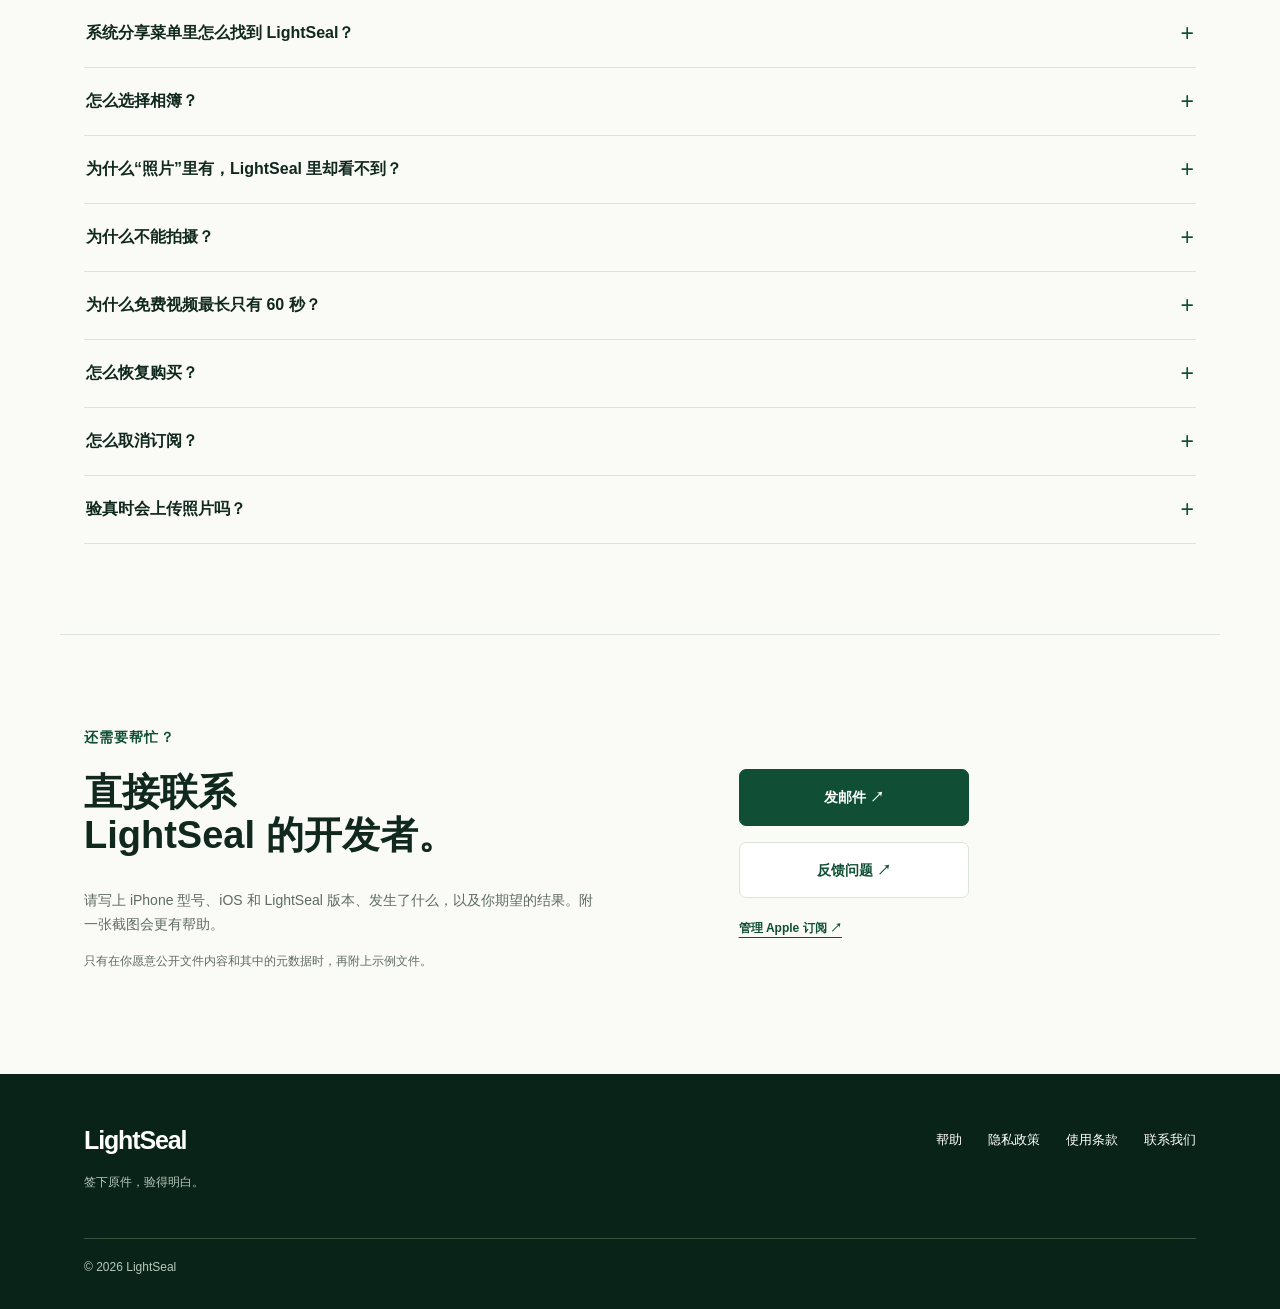
<file: zh/support.html>
<!doctype html><html lang="zh-Hans"><head><meta charset="utf-8"><meta name="viewport" content="width=device-width,initial-scale=1"><meta name="theme-color" content="#092318"><title>帮助 — LightSeal</title><link rel="alternate" hreflang="en" href="https://sirouni.github.io/lightseal/support.html"><link rel="alternate" hreflang="zh-Hans" href="https://sirouni.github.io/lightseal/zh/support.html"><link rel="alternate" hreflang="x-default" href="https://sirouni.github.io/lightseal/support.html"><script src="../lang.js"></script><link rel="canonical" href="https://sirouni.github.io/lightseal/zh/support.html"><meta name="description" content="LightSeal 验真、信封、照片、拍摄和订阅相关帮助。搜索常见问题或联系我们。"><link rel="icon" href="../favicon.png" type="image/png"><link rel="apple-touch-icon" href="../apple-touch-icon.png"><link rel="stylesheet" href="../marketing.css?v=5"><script src="../site.js?v=3" defer></script><link rel="stylesheet" href="../zh.css?v=2"></head><body><a class="skip" href="#main">跳到正文</a><header class="site-nav"><div class="nav-inner"><a class="brand" href="./" aria-label="LightSeal 首页"><img src="../assets/logo-mark.png" alt="" width="32" height="32">LightSeal</a><nav aria-label="主导航"><a href="index.html#how-it-works">使用方法</a><a class="nav-support" href="support.html">帮助</a><a class="nav-lang" href="../support.html" hreflang="en" lang="en" data-set-lang="en"><svg viewBox="0 0 24 24" aria-hidden="true"><circle cx="12" cy="12" r="9" fill="none" stroke="currentColor" stroke-width="1.6"/><path d="M3 12h18M12 3c2.6 2.6 3.9 5.6 3.9 9s-1.3 6.4-3.9 9c-2.6-2.6-3.9-5.6-3.9-9S9.4 5.6 12 3Z" fill="none" stroke="currentColor" stroke-width="1.6"/></svg>EN</a><a class="nav-store" href="https://apps.apple.com/app/id6820887413"><img src="../assets/app-store-badge.svg" alt="在 App Store 下载" width="120" height="40"></a></nav></div></header><main id="main"><section class="support-hero section"><p class="eyebrow">LIGHTSEAL 帮助中心</p><h1>帮你找到<br><span>更明确的答案。</span></h1><p>验文件、发原件、浏览媒体库、管理 Pro，这里都有说明。</p><label class="search-box"><svg viewBox="0 0 24 24" aria-hidden="true"><circle cx="10" cy="10" r="6" fill="none" stroke="currentColor" stroke-width="1.8"/><path d="m15 15 6 6" stroke="currentColor" stroke-width="1.8"/></svg><span class="sr-only">搜索常见问题</span><input id="faq-search" type="search" placeholder="搜索，例如“隔空投送”或“无法鉴定”" autocomplete="off"></label></section>
<section class="verify-guide section" id="verify"><div><p class="eyebrow">收到了文件？</p><h2>三步就能验。</h2><p>验收到的文件不需要 Pro。</p></div><ol><li><span>1</span><div><h3>安装 LightSeal</h3><p>从 App Store 免费下载。</p></div></li><li><span>2</span><div><h3>把文件分享给 LightSeal</h3><p>在信息、邮件、微信或“文件”里打开收到的文件，轻点分享，选择 LightSeal；列表里没有就轻点“更多”。也可以在 LightSeal 的“媒体库”或“信封”标签页里打开。</p></div></li><li><span>3</span><div><h3>查看结论</h3><p>LightSeal 会告诉你：文件与签发记录一致、被改过，还是无法鉴定。</p></div></li></ol></section>
<section class="faq-section section" id="faq"><div class="faq-heading"><div><p class="eyebrow">常见问题</p><h2>找到你的答案。</h2></div><p id="faq-count" aria-live="polite">共 14 个问题</p></div><div class="faq-filters" role="group" aria-label="按主题筛选"><button data-category-filter="all" aria-pressed="true">全部</button><button data-category-filter="verification" aria-pressed="false">验真</button><button data-category-filter="sharing" aria-pressed="false">分享</button><button data-category-filter="albums" aria-pressed="false">照片与相簿</button><button data-category-filter="capture" aria-pressed="false">拍摄</button><button data-category-filter="billing" aria-pressed="false">Pro 与购买</button><button data-category-filter="privacy" aria-pressed="false">隐私</button></div><div class="faq-list"><details class="faq-item" data-category="verification"><summary>“未修改”是什么意思？<span aria-hidden="true">+</span></summary><p>签名有效，文件与签发记录一致：从按下快门到现在没有被改过。它只确认文件与那份记录相符，不能证明场景真实，也不能证明不是翻拍。</p></details><details class="faq-item" data-category="verification"><summary>为什么我的照片显示“无法鉴定”？<span aria-hidden="true">+</span></summary><p>App 无法建立可信的比对。文件可能没有凭证、凭证无法读取，或者被分享它的 App 压缩、转换过。系统“相机”拍的照片并不会自动带上 LightSeal 签名。无法鉴定不等于被篡改。</p></details><details class="faq-item" data-category="verification"><summary>人像模式算不算修过图？<span aria-hidden="true">+</span></summary><p>不算。“照片”App 里有调整记录，并不能说明你手动修过图。系统“相机”拍的人像照片没有 LightSeal 凭证，无法验真。如果“照片”里的当前版本和签发的原件不一样，请使用原文件或它的信封。</p></details><details class="faq-item" data-category="sharing"><summary>什么是信封？<span aria-hidden="true">+</span></summary><p>信封是一个文件包，里面装着签发过的原始照片或视频，扩展名为 .lightseal。它以文件形式发送，聊天软件不会重新压缩里面的照片或视频。收到后存为文件，再用 LightSeal 打开。</p></details><details class="faq-item" data-category="sharing"><summary>签发后的照片该怎么发？<span aria-hidden="true">+</span></summary><p>看你用什么方式发。信息、WhatsApp、微信、QQ 等聊天软件会压缩照片和视频，签名就会失效，所以请用“分享信封”。隔空投送和邮件附件会原样送达，也可以用“分享原文件”；用“邮件”发照片时请选择“实际大小”。拿不准就发信封。不要发截图或转换过格式的导出文件。如果对方需要说明，可以另外发“验真步骤”。</p></details><details class="faq-item" data-category="sharing"><summary>隔空投送收到的照片在哪里？<span aria-hidden="true">+</span></summary><p>隔空投送收到的图片通常存进系统“照片”App。在 LightSeal 里打开“媒体库”标签页 → 相簿菜单 → “最近添加”。这个相簿按添加时间排序，所以即使拍摄日期较早，新收到的文件也会排在前面。</p></details><details class="faq-item" data-category="sharing"><summary>系统分享菜单里怎么找到 LightSeal？<span aria-hidden="true">+</span></summary><p>选中一张照片、一段视频或一个信封，打开分享，在“更多”里找到 LightSeal。分享扩展验的是分享方 App 交过来的文件；如果那个 App 给的是转换过的副本，请改从“文件”App 分享原文件或信封。</p></details><details class="faq-item" data-category="albums"><summary>怎么选择相簿？<span aria-hidden="true">+</span></summary><p>在 LightSeal 的“媒体库”标签页里轻点相簿名称，可以浏览快捷入口、媒体类型或“我的相簿”。相簿封面方便你找到想要的那一组，文件夹可以点开查看里面的内容。</p></details><details class="faq-item" data-category="albums"><summary>为什么“照片”里有，LightSeal 里却看不到？<span aria-hidden="true">+</span></summary><p>请检查“设置”→“App”→“LightSeal”→“照片”。“有限访问”只会让 App 看到你选中的照片。改成“完全访问”后，选对相簿，回到 LightSeal 刷新。收到或导入的图片可以在“最近添加”里找。</p></details><details class="faq-item" data-category="capture"><summary>为什么不能拍摄？<span aria-hidden="true">+</span></summary><p>请检查相机权限和剩余的免费额度。如果开启了位置或可信时间但无法完成，签发可能失败。请在设置里检查可选的拍摄附加信息；开着可信时间时，还要检查网络。</p></details><details class="faq-item" data-category="billing"><summary>为什么免费视频最长只有 60 秒？<span aria-hidden="true">+</span></summary><p>一次性免费额度包含两段视频，每段最长 60 秒，这是免费版的限制。Pro 取消时长限制，但可用存储空间和设备状态仍会影响录制。</p></details><details class="faq-item" data-category="billing"><summary>怎么恢复购买？<span aria-hidden="true">+</span></summary><p>登录购买时用的 Apple 账户，在 LightSeal 设置里轻点“恢复购买”。购买和订阅状态由 Apple 管理。如果看不到商品信息，请检查网络后重试。</p></details><details class="faq-item" data-category="billing"><summary>怎么取消订阅？<span aria-hidden="true">+</span></summary><p>在 iPhone 上打开“设置”→ 你的名字 →“订阅”→“LightSeal”。取消后不会再续费。买断不会续费。退款申请由 Apple 处理。</p></details><details class="faq-item" data-category="privacy"><summary>验真时会上传照片吗？<span aria-hidden="true">+</span></summary><p>LightSeal 在手机上验文件，不会把照片或视频上传到服务器。签发时会用到 Apple App Attest；可选的可信时间只会把哈希值发给时间戳机构。开启的位置等元数据会随你分享的文件一起发出。</p></details></div><p class="no-results" hidden>没有匹配的问题。换个关键词试试，或者通过下方联系我们。</p><button id="faq-reset" class="text-link" hidden>清除筛选</button></section>
<section class="contact-section section" id="contact"><div><p class="eyebrow">还需要帮忙？</p><h2>直接联系<br>LightSeal 的开发者。</h2><p>请写上 iPhone 型号、iOS 和 LightSeal 版本、发生了什么，以及你期望的结果。附一张截图会更有帮助。</p><p class="contact-note">只有在你愿意公开文件内容和其中的元数据时，再附上示例文件。</p></div><div class="contact-actions"><a class="button primary" href="mailto:sirouni@gmail.com?subject=LightSeal%20%E5%B8%AE%E5%8A%A9">发邮件 ↗</a><a class="button secondary" href="https://github.com/sirouni/lightseal/issues" target="_blank" rel="noopener noreferrer">反馈问题 ↗</a><a class="text-link" href="https://apps.apple.com/account/subscriptions">管理 Apple 订阅 ↗</a></div></section></main><footer class="site-footer"><div class="footer-inner"><div><a class="brand" href="./">LightSeal</a><p>签下原件，验得明白。</p></div><nav aria-label="页脚"><a href="support.html">帮助</a><a href="privacy.html">隐私政策</a><a href="terms.html">使用条款</a><a href="mailto:sirouni@gmail.com">联系我们</a></nav><p class="copyright">© 2026 LightSeal</p></div></footer></body></html>
</file>
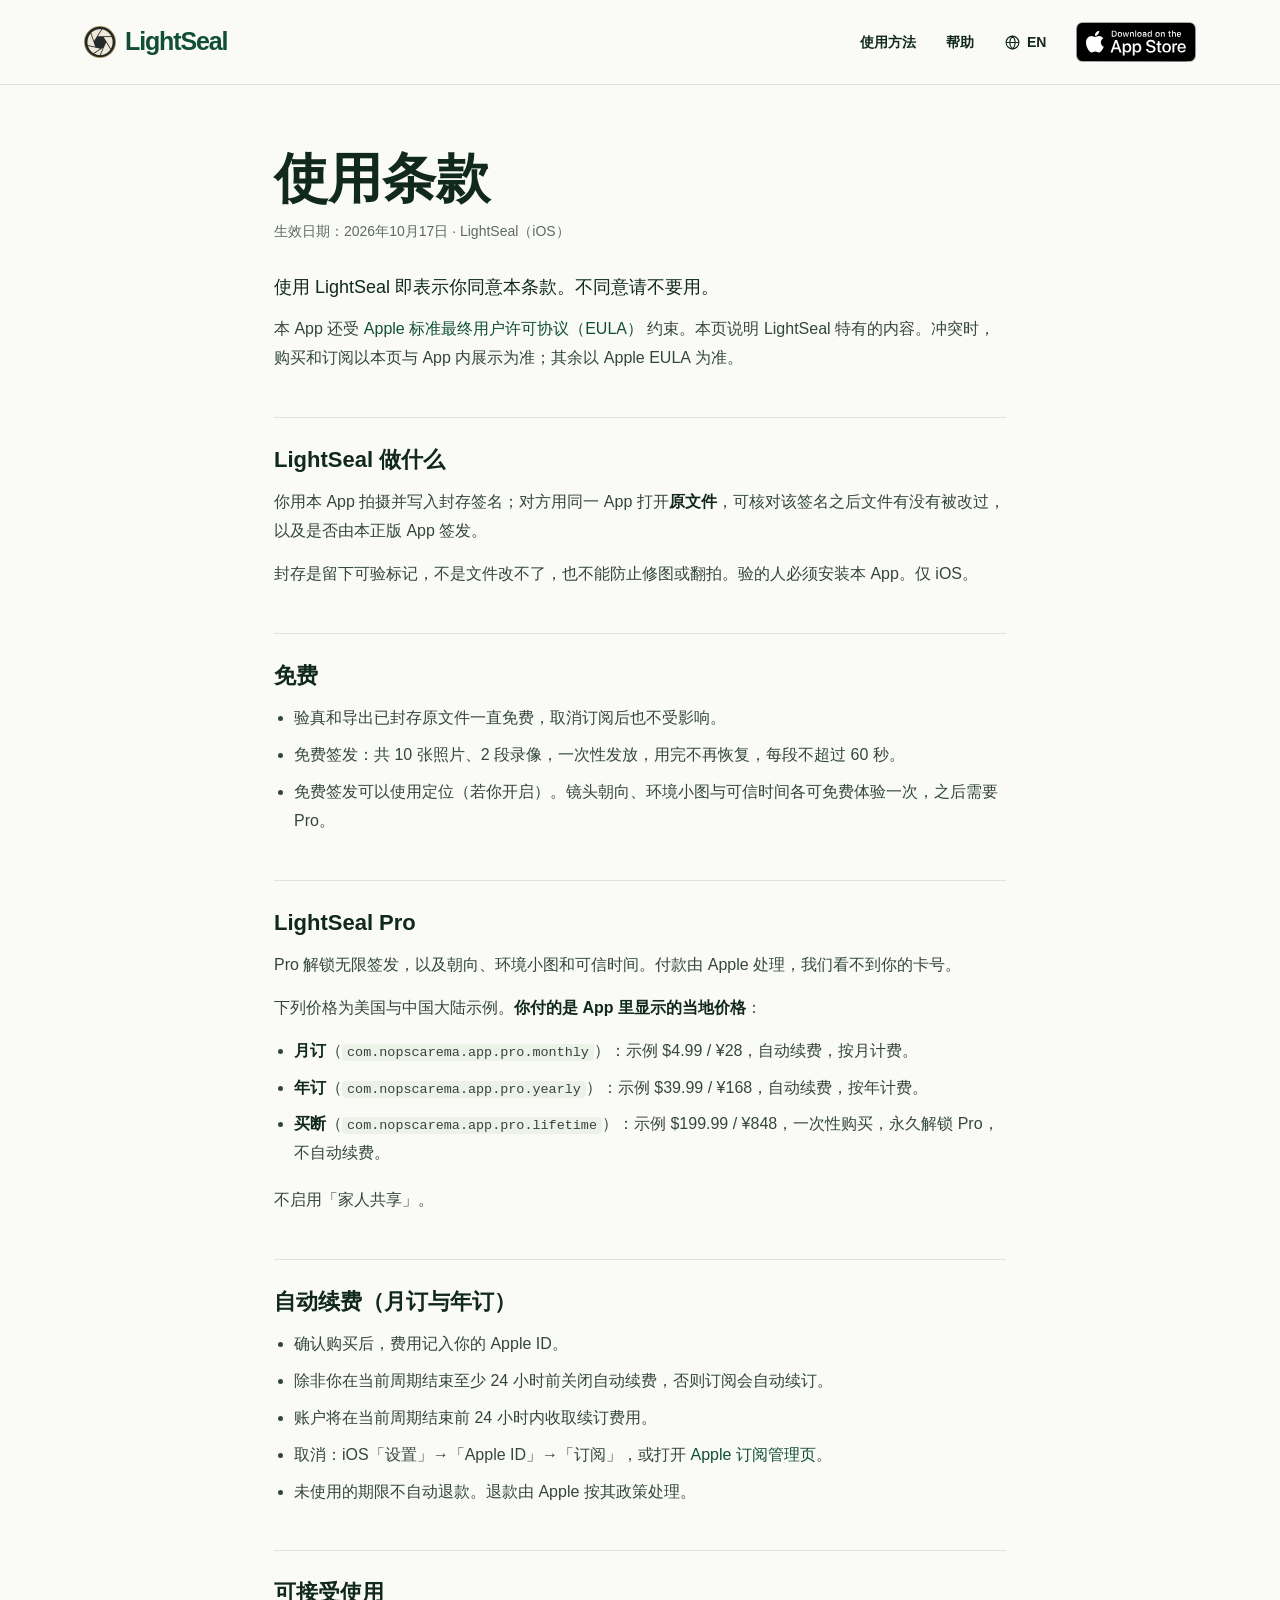
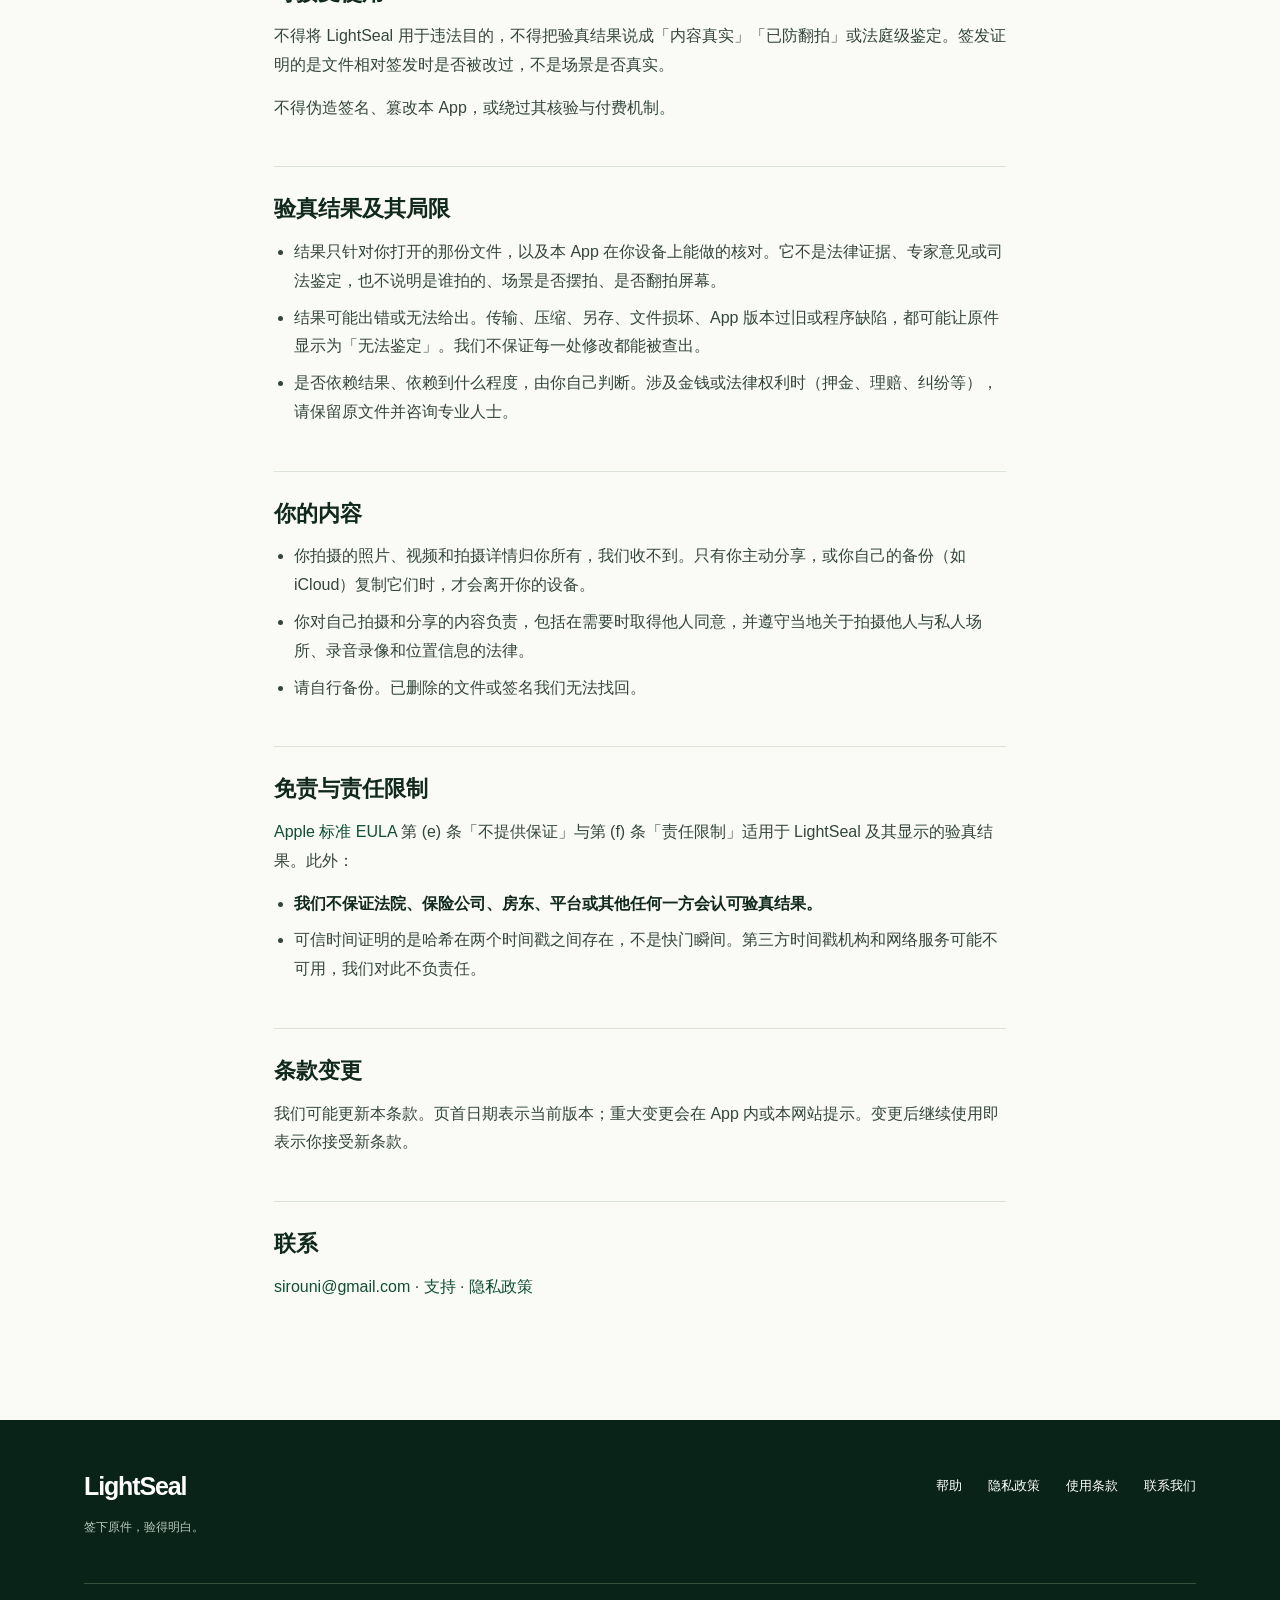
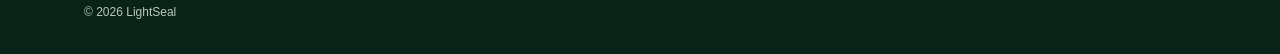
<file: zh/terms.html>
<!DOCTYPE html>
<html lang="zh-Hans">
<head>
  <meta charset="utf-8">
  <meta name="viewport" content="width=device-width, initial-scale=1">
  <title>使用条款 — LightSeal</title><link rel="alternate" hreflang="en" href="https://sirouni.github.io/lightseal/terms.html"><link rel="alternate" hreflang="zh-Hans" href="https://sirouni.github.io/lightseal/zh/terms.html"><link rel="alternate" hreflang="x-default" href="https://sirouni.github.io/lightseal/terms.html"><script src="../lang.js"></script>
  <meta name="description" content="LightSeal 使用条款与订阅条款。">
  <link rel="icon" href="../favicon.png" type="image/png"><link rel="apple-touch-icon" href="../apple-touch-icon.png">
  <link rel="canonical" href="https://sirouni.github.io/lightseal/zh/terms.html">
  <link rel="stylesheet" href="../marketing.css?v=5"><link rel="stylesheet" href="../legal.css?v=2">
<link rel="stylesheet" href="../zh.css?v=2"></head>
<body>
<a class="skip" href="#main">跳到正文</a><header class="site-nav"><div class="nav-inner"><a class="brand" href="./" aria-label="LightSeal 首页"><img src="../assets/logo-mark.png" alt="" width="32" height="32">LightSeal</a><nav aria-label="主导航"><a href="index.html#how-it-works">使用方法</a><a class="nav-support" href="support.html">帮助</a><a class="nav-lang" href="../terms.html" hreflang="en" lang="en" data-set-lang="en"><svg viewBox="0 0 24 24" aria-hidden="true"><circle cx="12" cy="12" r="9" fill="none" stroke="currentColor" stroke-width="1.6"/><path d="M3 12h18M12 3c2.6 2.6 3.9 5.6 3.9 9s-1.3 6.4-3.9 9c-2.6-2.6-3.9-5.6-3.9-9S9.4 5.6 12 3Z" fill="none" stroke="currentColor" stroke-width="1.6"/></svg>EN</a><a class="nav-store" href="https://apps.apple.com/app/id6820887413"><img src="../assets/app-store-badge.svg" alt="在 App Store 下载" width="120" height="40"></a></nav></div></header>

  <main id="main" class="legal"><article class="legal-doc" lang="zh-Hans">
    <h1>使用条款</h1>
    <p class="date">生效日期：2026年10月17日 · LightSeal（iOS）</p>
    <p>使用 LightSeal 即表示你同意本条款。不同意请不要用。</p>
    <p>本 App 还受 <a href="https://www.apple.com/legal/internet-services/itunes/dev/stdeula/">Apple 标准最终用户许可协议（EULA）</a> 约束。本页说明 LightSeal 特有的内容。冲突时，购买和订阅以本页与 App 内展示为准；其余以 Apple EULA 为准。</p>
    <h2>LightSeal 做什么</h2>
    <p>你用本 App 拍摄并写入封存签名；对方用同一 App 打开<strong>原文件</strong>，可核对该签名之后文件有没有被改过，以及是否由本正版 App 签发。</p>
    <p>封存是留下可验标记，不是文件改不了，也不能防止修图或翻拍。验的人必须安装本 App。仅 iOS。</p>
    <h2>免费</h2>
    <ul>
      <li>验真和导出已封存原文件一直免费，取消订阅后也不受影响。</li>
      <li>免费签发：共 10 张照片、2 段录像，一次性发放，用完不再恢复，每段不超过 60 秒。</li>
      <li>免费签发可以使用定位（若你开启）。镜头朝向、环境小图与可信时间各可免费体验一次，之后需要 Pro。</li>
    </ul>
    <h2>LightSeal Pro</h2>
    <p>Pro 解锁无限签发，以及朝向、环境小图和可信时间。付款由 Apple 处理，我们看不到你的卡号。</p>
    <p>下列价格为美国与中国大陆示例。<strong>你付的是 App 里显示的当地价格</strong>：</p>
    <ul>
      <li><strong>月订</strong>（<code>com.nopscarema.app.pro.monthly</code>）：示例 $4.99 / ¥28，自动续费，按月计费。</li>
      <li><strong>年订</strong>（<code>com.nopscarema.app.pro.yearly</code>）：示例 $39.99 / ¥168，自动续费，按年计费。</li>
      <li><strong>买断</strong>（<code>com.nopscarema.app.pro.lifetime</code>）：示例 $199.99 / ¥848，一次性购买，永久解锁 Pro，不自动续费。</li>
    </ul>
    <p>不启用「家人共享」。</p>
    <h2>自动续费（月订与年订）</h2>
    <ul>
      <li>确认购买后，费用记入你的 Apple ID。</li>
      <li>除非你在当前周期结束至少 24 小时前关闭自动续费，否则订阅会自动续订。</li>
      <li>账户将在当前周期结束前 24 小时内收取续订费用。</li>
      <li>取消：iOS「设置」→「Apple ID」→「订阅」，或打开 <a href="https://apps.apple.com/account/subscriptions">Apple 订阅管理页</a>。</li>
      <li>未使用的期限不自动退款。退款由 Apple 按其政策处理。</li>
    </ul>
    <h2>可接受使用</h2>
    <p>不得将 LightSeal 用于违法目的，不得把验真结果说成「内容真实」「已防翻拍」或法庭级鉴定。签发证明的是文件相对签发时是否被改过，不是场景是否真实。</p>
    <p>不得伪造签名、篡改本 App，或绕过其核验与付费机制。</p>
    <h2>验真结果及其局限</h2>
    <ul>
      <li>结果只针对你打开的那份文件，以及本 App 在你设备上能做的核对。它不是法律证据、专家意见或司法鉴定，也不说明是谁拍的、场景是否摆拍、是否翻拍屏幕。</li>
      <li>结果可能出错或无法给出。传输、压缩、另存、文件损坏、App 版本过旧或程序缺陷，都可能让原件显示为「无法鉴定」。我们不保证每一处修改都能被查出。</li>
      <li>是否依赖结果、依赖到什么程度，由你自己判断。涉及金钱或法律权利时（押金、理赔、纠纷等），请保留原文件并咨询专业人士。</li>
    </ul>
    <h2>你的内容</h2>
    <ul>
      <li>你拍摄的照片、视频和拍摄详情归你所有，我们收不到。只有你主动分享，或你自己的备份（如 iCloud）复制它们时，才会离开你的设备。</li>
      <li>你对自己拍摄和分享的内容负责，包括在需要时取得他人同意，并遵守当地关于拍摄他人与私人场所、录音录像和位置信息的法律。</li>
      <li>请自行备份。已删除的文件或签名我们无法找回。</li>
    </ul>
    <h2>免责与责任限制</h2>
    <p><a href="https://www.apple.com/legal/internet-services/itunes/dev/stdeula/">Apple 标准 EULA</a> 第 (e) 条「不提供保证」与第 (f) 条「责任限制」适用于 LightSeal 及其显示的验真结果。此外：</p>
    <ul>
      <li><strong>我们不保证法院、保险公司、房东、平台或其他任何一方会认可验真结果。</strong></li>
      <li>可信时间证明的是哈希在两个时间戳之间存在，不是快门瞬间。第三方时间戳机构和网络服务可能不可用，我们对此不负责任。</li>
    </ul>
    <h2>条款变更</h2>
    <p>我们可能更新本条款。页首日期表示当前版本；重大变更会在 App 内或本网站提示。变更后继续使用即表示你接受新条款。</p>
    <h2>联系</h2>
    <p><a href="mailto:sirouni@gmail.com">sirouni@gmail.com</a> · <a href="support.html">支持</a> · <a href="privacy.html">隐私政策</a></p>
    
  </article></main>

<footer class="site-footer"><div class="footer-inner"><div><a class="brand" href="./">LightSeal</a><p>签下原件，验得明白。</p></div><nav aria-label="页脚"><a href="support.html">帮助</a><a href="privacy.html">隐私政策</a><a href="terms.html">使用条款</a><a href="mailto:sirouni@gmail.com">联系我们</a></nav><p class="copyright">© 2026 LightSeal</p></div></footer>
</body>
</html>
</file>
<file: marketing.css>
:root{--paper:#fafbf7;--ink:#10281e;--muted:#5e6b62;--green:#104f35;--line:#dce3d9;--pale:#edf2e8;--success:#178444;--amber:#88560c;--red:#a92f30;--max:1160px}
*{box-sizing:border-box}html{scroll-behavior:smooth;scroll-padding-top:92px}body{margin:0;background:var(--paper);color:var(--ink);font-family:"Avenir Next",Avenir,-apple-system,BlinkMacSystemFont,"Segoe UI",sans-serif;font-size:16px;line-height:1.6;-webkit-font-smoothing:antialiased}a{color:inherit;text-decoration:none}button,input{font:inherit}button{cursor:pointer}img,svg{max-width:100%}h1,h2,h3,p{margin-top:0}h1,h2,h3{line-height:1.12;letter-spacing:-.035em}h1{font-size:clamp(42px,5.2vw,68px);font-weight:600}h2{font-size:clamp(32px,3.5vw,46px);font-weight:600}h3{font-size:22px;font-weight:600}p{color:var(--muted)}a:focus-visible,button:focus-visible,input:focus-visible,summary:focus-visible{outline:3px solid #b98427;outline-offset:5px}button:disabled{cursor:default}.skip{position:absolute;top:-100px;background:var(--green);color:white;padding:12px;z-index:20}.skip:focus{top:4px}.sr-only{position:absolute;width:1px;height:1px;padding:0;overflow:hidden;clip:rect(0,0,0,0);white-space:nowrap}
.site-nav{border-bottom:1px solid var(--line);background:rgba(250,251,247,.96);position:sticky;top:0;z-index:10}.nav-inner{max-width:var(--max);margin:auto;min-height:84px;display:flex;align-items:center;justify-content:space-between;padding:0 24px;gap:24px}.brand{display:inline-flex;align-items:center;gap:9px;font-weight:650;font-size:25px;letter-spacing:-.045em;color:var(--green)}.brand img{display:block;width:32px;height:32px}.nav-inner nav{display:flex;gap:30px;align-items:center;font-size:14px;font-weight:600}.nav-inner nav>a:hover,.text-link:hover{color:#268254}.nav-store{display:block;line-height:0}.nav-store img{display:block;width:auto;height:40px}.section{max-width:var(--max);margin:0 auto;padding:90px 24px}.eyebrow{font-size:11px;letter-spacing:.14em;font-weight:700;color:var(--green);margin-bottom:22px;display:flex;align-items:center;gap:8px}.small-dot{width:6px;height:6px;border-radius:50%;background:var(--green)}.button{display:inline-flex;align-items:center;justify-content:center;gap:30px;border-radius:7px;padding:15px 22px;font-size:14px;font-weight:600;min-height:50px;transition:background .15s,transform .15s}.button:hover{transform:translateY(-2px)}.primary{background:var(--green);color:white;border:1px solid var(--green)}.primary:hover{background:#19724a}.secondary{border:1px solid var(--line);background:white;color:var(--green)}.text-link{display:inline-block;font-size:14px;font-weight:600;text-decoration:underline;text-underline-offset:5px;color:var(--green);background:none;border:0;padding:0}.hero-section{max-width:var(--max);margin:auto;display:grid;grid-template-columns:1.16fr 1fr;align-items:center;gap:24px;padding:65px 24px 80px;min-height:740px}.hero-copy{padding-bottom:34px}.hero-copy h1{margin-bottom:24px}.hero-copy h1>span{color:var(--green)}.hero-description{max-width:485px;font-size:18px;line-height:1.7;margin-bottom:30px}.hero-actions{display:flex;align-items:center;gap:24px;flex-wrap:wrap}.hero-facts{margin-top:28px;display:flex;flex-direction:column;gap:6px;font-size:12px;color:var(--muted)}.hero-facts b{color:var(--green);margin-right:7px}.hero-visual{position:relative;padding:5px 24px 20px;display:flex;justify-content:center;align-items:center;min-width:0}.orbit{position:absolute;border:1px solid #dbe3d5;border-radius:50%;pointer-events:none}.orbit-one{width:430px;height:430px}.orbit-two{width:490px;height:490px;border-style:dashed;opacity:.6}.phone{position:relative;width:280px;padding:8px;background:#152019;border:1px solid #708276;border-radius:38px;box-shadow:0 26px 65px #10281e1a,0 7px 10px #10281e12;transform:rotate(3deg);flex-shrink:0}.phone-screen{overflow:hidden;background:white;border-radius:30px}.phone-top{display:flex;align-items:center;justify-content:space-between;background:#092318;color:white;height:34px;font-size:9px;padding:0 16px}.island{width:75px;height:19px;background:#000;border-radius:12px}.phone-brand{background:#092318;color:#fafbf7;text-align:center;font-size:17px;font-weight:600;letter-spacing:-.04em;padding:9px 0 13px}.phone-verdict{display:flex;align-items:center;gap:11px;padding:13px 16px;background:var(--success);color:white}.check-circle{display:grid;place-items:center;background:white;color:var(--success);border-radius:50%;width:30px;height:30px;font-size:23px;flex-shrink:0}.phone-verdict strong{display:block;font-size:16px;line-height:1.3}.phone-verdict small{font-size:9px}.phone-filename{padding:10px 12px 8px;line-height:1.6}.phone-filename strong{display:block;font-size:11px}.phone-filename span{font-size:9px;color:var(--muted)}.phone-photo{display:block;width:calc(100% - 24px);height:271px;object-fit:cover;margin:0 12px;border-radius:5px}.phone-thumbs{display:flex;gap:5px;padding:10px 12px}.phone-thumbs img{width:calc((100% - 15px)/4);height:46px;object-fit:cover;border-radius:4px}.phone-thumbs img:first-child{outline:2px solid var(--success);outline-offset:1px}.phone-thumbs img:nth-child(2){object-position:right}.phone-thumbs img:nth-child(3){filter:brightness(.8)}.phone-thumbs img:nth-child(4){object-position:left}.phone-actions{display:flex;justify-content:space-around;padding:9px 0 18px;font-size:11px;color:var(--green);font-weight:600}.floating-note{position:absolute;bottom:64px;left:0;display:flex;align-items:center;gap:12px;border:1px solid #dce3d9;border-radius:10px;background:white;padding:14px 18px;box-shadow:0 12px 35px #10281e0d;font-size:12px;transform:rotate(-3deg)}.floating-note strong,.floating-note small{display:block}.floating-note small{font-size:10px;color:var(--muted)}.note-icon{display:grid;place-items:center;width:28px;height:28px;border-radius:50%;background:var(--pale);color:var(--green);font-weight:bold}.visual-caption{position:absolute;bottom:-18px;font-size:10px;letter-spacing:.04em;color:var(--muted)}.workflow{border-top:1px solid var(--line)}.section-heading{max-width:575px;margin-bottom:46px}.section-heading>p:last-child{max-width:440px}.steps-grid{display:grid;grid-template-columns:repeat(3,1fr);gap:44px}.steps-grid article{border-top:1px solid #cbd6c7;padding-top:18px;position:relative}.step-number{color:var(--muted);font-size:11px;letter-spacing:.05em}.step-symbol{font-size:36px;height:72px;color:var(--green);line-height:72px}.steps-grid h3{font-size:20px}.steps-grid p{font-size:14px;max-width:300px}.results-section{display:grid;grid-template-columns:1fr 1.05fr;gap:70px;border-top:1px solid var(--line)}.results-copy>p:not(.eyebrow){max-width:395px;font-size:15px}.result-options{display:flex;flex-direction:column;align-items:flex-start;gap:10px;margin-top:30px}.result-options button{border:0;background:transparent;color:var(--muted);padding:9px 16px 9px 0;font-size:15px;display:flex;align-items:center;gap:12px}.result-options button>span{display:grid;place-items:center;font-size:14px;width:25px;height:25px;border:1px solid var(--line);border-radius:50%;font-weight:700}.result-options button[aria-pressed=true]{color:var(--green);font-weight:600}.result-options button[aria-pressed=true]>span{background:var(--green);color:white;border-color:var(--green)}.result-demo{align-self:center;background:white;border:1px solid var(--line);border-radius:15px;overflow:hidden;box-shadow:0 14px 32px #10281e06}.result-demo-top{display:flex;align-items:center;justify-content:space-between;gap:8px;padding:20px 22px;font-size:9px;letter-spacing:.12em;color:var(--muted)}.demo-tag{font-size:9px;letter-spacing:0;background:var(--pale);padding:3px 7px;border-radius:4px}.result-band{padding:28px 24px;display:flex;align-items:center;gap:16px;color:white;min-height:130px}.result-band.unmodified{background:var(--success)}.result-band.tampered{background:var(--red)}.result-band.unknown{background:var(--amber)}.result-band>span{display:grid;place-items:center;width:40px;height:40px;border:2px solid #ffffffb8;border-radius:50%;font-size:28px;flex-shrink:0}.result-band h3{margin-bottom:5px;letter-spacing:-.02em;font-size:26px}.result-band p{color:white;margin:0;font-size:13px}.result-demo>p{padding:24px 24px 10px;font-size:14px;min-height:107px}.result-boundary{margin:0 24px 24px;padding-top:16px;border-top:1px solid var(--line);font-size:12px}.result-boundary p{margin:5px 0 0;font-size:12px}.privacy-section{display:grid;grid-template-columns:60px 1.2fr .75fr;gap:30px;border-top:1px solid var(--line)}.privacy-mark{font-size:50px;line-height:1;color:var(--green)}.privacy-section h2{font-size:36px}.privacy-section p{font-size:14px;max-width:490px}.privacy-section aside{padding:26px;background:var(--pale);border-radius:9px;align-self:center}.privacy-section aside h3{font-size:19px}.privacy-section aside p{font-size:12px}.plans-section{border-top:1px solid var(--line)}.plans-grid{display:grid;grid-template-columns:1fr 1fr;gap:24px}.plans-grid article{padding:32px;border:1px solid var(--line);border-radius:10px;background:white}.plans-grid .pro-plan{background:#103c29;color:white;border-color:#103c29}.plans-grid .pro-plan p{color:#d4e1d6}.plan-kicker{font-size:11px;letter-spacing:.14em;font-weight:700}.plans-grid h3{font-size:25px}.plans-grid p{font-size:14px}.plans-grid ul{list-style:none;padding:0;margin:24px 0;font-size:14px}.plans-grid li{margin:10px 0;display:flex;gap:12px}.plans-grid li:before{content:"✓";font-weight:700}.plans-grid .plan-fine{font-size:11px;max-width:375px;margin:0}.download-section{border-top:1px solid var(--line);display:flex;justify-content:space-between;gap:40px;align-items:center}.download-section p{font-size:15px}.download-actions{display:flex;flex-direction:column;gap:18px;align-items:flex-start}.store-pending{display:flex;gap:18px;align-items:center;background:var(--ink);color:white;padding:12px 22px;border-radius:10px}.store-pending>span:first-child{font-size:32px}.store-pending small,.store-pending strong{display:block}.store-pending small{font-size:8px;letter-spacing:.06em}.store-pending strong{font-size:23px;line-height:1.15}.site-footer{background:#092318;color:white}.footer-inner{max-width:var(--max);margin:auto;padding:45px 24px 22px;display:grid;grid-template-columns:1fr 1fr;gap:22px}.site-footer .brand{color:white}.site-footer p{color:#b8c8bc;font-size:12px;margin:9px 0}.site-footer nav{display:flex;flex-wrap:wrap;gap:26px;justify-content:flex-end;align-items:flex-start;font-size:13px;padding-top:10px}.site-footer a:hover{text-decoration:underline}.copyright{grid-column:1/-1;border-top:1px solid #34523e;padding-top:18px!important;margin-top:14px!important}
.support-hero{padding-top:72px;padding-bottom:55px}.support-hero h1{font-size:clamp(40px,5vw,60px)}.support-hero h1 span{color:var(--green)}.support-hero>p:not(.eyebrow){max-width:580px;font-size:17px}.search-box{max-width:650px;border:1px solid #ccd8ca;border-radius:8px;background:white;display:flex;align-items:center;gap:15px;padding:17px 20px;margin-top:32px}.search-box svg{width:20px;flex-shrink:0;color:var(--green)}.search-box input{width:100%;min-width:0;border:0;outline:none;background:transparent;color:var(--ink);font-size:15px}.search-box:focus-within{outline:2px solid var(--green);outline-offset:2px}.search-box input:focus-visible{outline:none}.verify-guide{border-top:1px solid var(--line);display:grid;grid-template-columns:1fr 1fr;gap:65px;padding-top:62px;padding-bottom:62px}.verify-guide h2{font-size:34px}.verify-guide p{font-size:14px}.verify-guide ol{list-style:none;padding:0;margin:0;display:flex;flex-direction:column;gap:22px}.verify-guide li{display:flex;gap:16px}.verify-guide li>span{flex-shrink:0;display:grid;place-items:center;width:28px;height:28px;font-size:12px;border:1px solid var(--line);border-radius:50%;color:var(--green)}.verify-guide h3{font-size:18px;margin-bottom:8px}.verify-guide li p{margin:0}.faq-section{border-top:1px solid var(--line);padding-top:62px}.faq-heading{display:flex;align-items:flex-end;justify-content:space-between;gap:20px}.faq-heading h2{margin-bottom:26px}.faq-heading>p{font-size:12px;padding-bottom:13px}.faq-filters{display:flex;flex-wrap:wrap;gap:8px;margin-bottom:32px}.faq-filters button{border:1px solid var(--line);background:white;color:var(--green);padding:8px 15px;border-radius:30px;font-size:12px}.faq-filters button[aria-pressed=true]{background:var(--green);border-color:var(--green);color:white}.faq-item{border-top:1px solid var(--line);padding:0 2px}.faq-item:last-child{border-bottom:1px solid var(--line)}.faq-item summary{cursor:pointer;display:flex;justify-content:space-between;gap:20px;list-style:none;padding:22px 0;font-size:16px;font-weight:600;line-height:1.4}.faq-item summary::-webkit-details-marker{display:none}.faq-item summary span{font-size:23px;line-height:1;color:var(--green);font-weight:400}.faq-item[open] summary span{transform:rotate(45deg)}.faq-item p{max-width:850px;font-size:14px;line-height:1.8;padding:0 30px 18px 0;margin:0}.no-results{padding:30px 0}.contact-section{display:grid;grid-template-columns:1.3fr 1fr;gap:60px;border-top:1px solid var(--line)}.contact-section h2{font-size:38px}.contact-section p{font-size:14px;max-width:520px}.contact-section .contact-note{font-size:12px}.contact-actions{display:flex;flex-direction:column;align-items:flex-start;gap:16px;justify-content:center}.contact-actions .button{min-width:230px}.contact-actions .text-link{font-size:12px;margin-top:4px}
.doc{max-width:800px;margin:0 auto;padding:65px 24px 90px}.doc h1{font-size:45px}.doc h2{font-size:26px;margin-top:35px}.doc a{text-decoration:underline;color:var(--green)}.doc p,.doc li{font-size:15px}.doc .lang-secondary{border-top:1px solid var(--line);margin-top:70px;padding-top:40px}
[hidden]{display:none!important}
@media(min-width:1350px){.hero-visual{padding-left:65px}.floating-note{left:28px}.hero-copy h1{font-size:68px}}
@media(max-width:850px){.hero-section{grid-template-columns:1fr 1fr;padding-top:55px;min-height:650px}.hero-copy h1{font-size:44px}.hero-description{font-size:16px}.phone{width:240px}.phone-photo{height:232px}.floating-note{left:-10px;bottom:48px;padding:10px 14px}.orbit-one{width:310px;height:310px}.orbit-two{width:365px;height:365px}.hero-actions{gap:15px}.hero-actions .text-link{font-size:12px}.section{padding:65px 24px}.steps-grid{gap:22px}.results-section{gap:35px}.privacy-section{grid-template-columns:1fr 1fr;gap:25px}.privacy-mark{display:none}.privacy-section h2{font-size:30px}.contact-section{gap:35px}.nav-inner nav{gap:20px}}
@media(max-width:600px){.nav-inner{min-height:72px;padding:0 20px;gap:10px}.brand{font-size:22px}.brand img{width:28px;height:28px}.nav-inner nav{gap:16px;font-size:12px}.nav-inner nav>a:first-child{display:none}.nav-store img{height:40px}.hero-section{display:flex;flex-direction:column;padding:44px 20px 58px;gap:32px;align-items:stretch}.hero-copy{padding:0}.hero-copy h1{font-size:clamp(32px,8.6vw,43px);letter-spacing:-.045em}.hero-description{font-size:16px;max-width:450px}.hero-actions{gap:20px}.hero-actions .text-link{font-size:13px}.hero-facts{font-size:11px}.hero-visual{max-width:440px;width:100%;margin:auto;padding:15px 20px 20px}.phone{width:262px}.phone-photo{height:254px}.floating-note{left:0;bottom:55px}.orbit-one{width:300px;height:300px}.orbit-two{width:340px;height:340px}.visual-caption{bottom:-13px}.section{padding:56px 20px}.section-heading{margin-bottom:32px}.steps-grid{grid-template-columns:1fr;gap:20px}.steps-grid article{display:grid;grid-template-columns:48px 1fr;column-gap:14px;padding-top:20px}.step-number{grid-column:1;grid-row:1;align-self:start;padding-top:8px}.step-symbol{display:none}.steps-grid h3{grid-column:2;margin-bottom:8px}.steps-grid p{grid-column:2;max-width:none}.results-section{grid-template-columns:1fr;gap:24px}.result-options{flex-direction:row;flex-wrap:wrap;gap:10px;margin-top:20px}.result-options button{font-size:12px;padding-right:0;gap:6px}.result-demo-top{padding:18px}.result-band{padding:24px 20px}.result-demo>p{padding:20px 20px 8px;min-height:90px}.result-boundary{margin:0 20px 20px}.privacy-section{grid-template-columns:1fr;gap:24px}.privacy-section h2{font-size:32px}.privacy-section aside{padding:22px}.plans-grid{grid-template-columns:1fr;gap:16px}.plans-grid article{padding:26px}.download-section{align-items:flex-start;flex-direction:column;gap:20px}.footer-inner{grid-template-columns:1fr;padding:34px 20px 20px}.site-footer nav{justify-content:flex-start;gap:24px}.copyright{grid-column:1}.support-hero h1{font-size:43px}.support-hero>p:not(.eyebrow){font-size:15px}.search-box{padding:15px;gap:10px}.search-box input{font-size:13px}.verify-guide{grid-template-columns:1fr;gap:25px}.verify-guide h2{font-size:30px}.faq-heading{align-items:center}.faq-heading h2{font-size:32px}.faq-filters{gap:6px}.faq-filters button{font-size:11px;padding:7px 11px}.faq-item summary{font-size:15px;padding:20px 0}.contact-section{grid-template-columns:1fr;gap:20px}.contact-section h2{font-size:32px}.contact-actions{align-items:stretch}.contact-actions .button{min-width:0}.doc{padding:45px 20px}.doc h1{font-size:36px}}
@media(prefers-reduced-motion:reduce){html{scroll-behavior:auto}*,*:before,*:after{transition:none!important;animation:none!important}}
.nav-lang{display:inline-flex;align-items:center;gap:6px;white-space:nowrap}
.nav-lang svg{width:17px;height:17px}
@media(max-width:430px){.nav-support{display:none}}
</file>
<file: legal.css>
.legal{max-width:780px;margin:0 auto;padding:64px 24px 104px}
.legal-doc h1{margin:0 0 12px;font-family:Georgia,"Times New Roman","Songti SC",serif;font-weight:400;font-size:clamp(38px,5vw,54px);line-height:1.08;letter-spacing:-.035em}
.legal-doc .date{margin:0 0 28px;font-size:14px;color:var(--muted)}
.legal-doc .date+p{font-size:18px;line-height:1.6;color:var(--ink)}
.legal-doc h2{margin:44px 0 14px;padding-top:28px;border-top:1px solid var(--line);font-size:22px;font-weight:650;line-height:1.3;letter-spacing:-.01em}
.legal-doc p,.legal-doc li{color:#34463c}
.legal-doc p{margin:0 0 14px}
.legal-doc ul{margin:0 0 18px;padding-left:1.25em}
.legal-doc li{margin:0 0 8px}
.legal-doc strong{color:var(--ink);font-weight:650}
.legal-doc a{color:var(--green);text-underline-offset:.18em}
.legal-doc code{padding:1px 5px;border-radius:4px;background:var(--pale);font-size:.84em;overflow-wrap:anywhere}
.legal-doc .fact-list{list-style:none;margin:0 0 18px;padding:0;border:1px solid var(--line);border-radius:8px;background:#fff}
.fact-list li{display:grid;grid-template-columns:minmax(150px,200px) 1fr;gap:20px;margin:0;padding:16px 20px;border-top:1px solid var(--line);font-size:15px;line-height:1.6}
.fact-list li:first-child{border-top:0}
.fact-list li>strong{display:block;line-height:1.4}
.fact-list small{display:block;margin-top:3px;font-size:12.5px;font-weight:500;color:var(--muted)}
.legal-doc[lang="zh-Hans"]{line-height:1.8}
.legal-doc[lang="zh-Hans"] h1{letter-spacing:0}
@media(max-width:650px){.legal{padding:32px 20px 72px}.legal-doc h2{margin-top:34px;padding-top:22px;font-size:20px}.fact-list li{grid-template-columns:1fr;gap:4px;padding:14px 16px}}
</file>
<file: zh.css>
body{font-family:"PingFang SC","Hiragino Sans GB","Avenir Next",-apple-system,BlinkMacSystemFont,"Microsoft YaHei",sans-serif;line-height:1.75}
h1,h2,h3{font-family:"PingFang SC","Hiragino Sans GB",-apple-system,"Microsoft YaHei",sans-serif!important;font-weight:600!important;letter-spacing:0!important}
.campaign-copy h1{line-height:1.18}
.eyebrow{letter-spacing:.08em}
.scenarios p,.steps-grid p{line-height:1.8}
</file>
